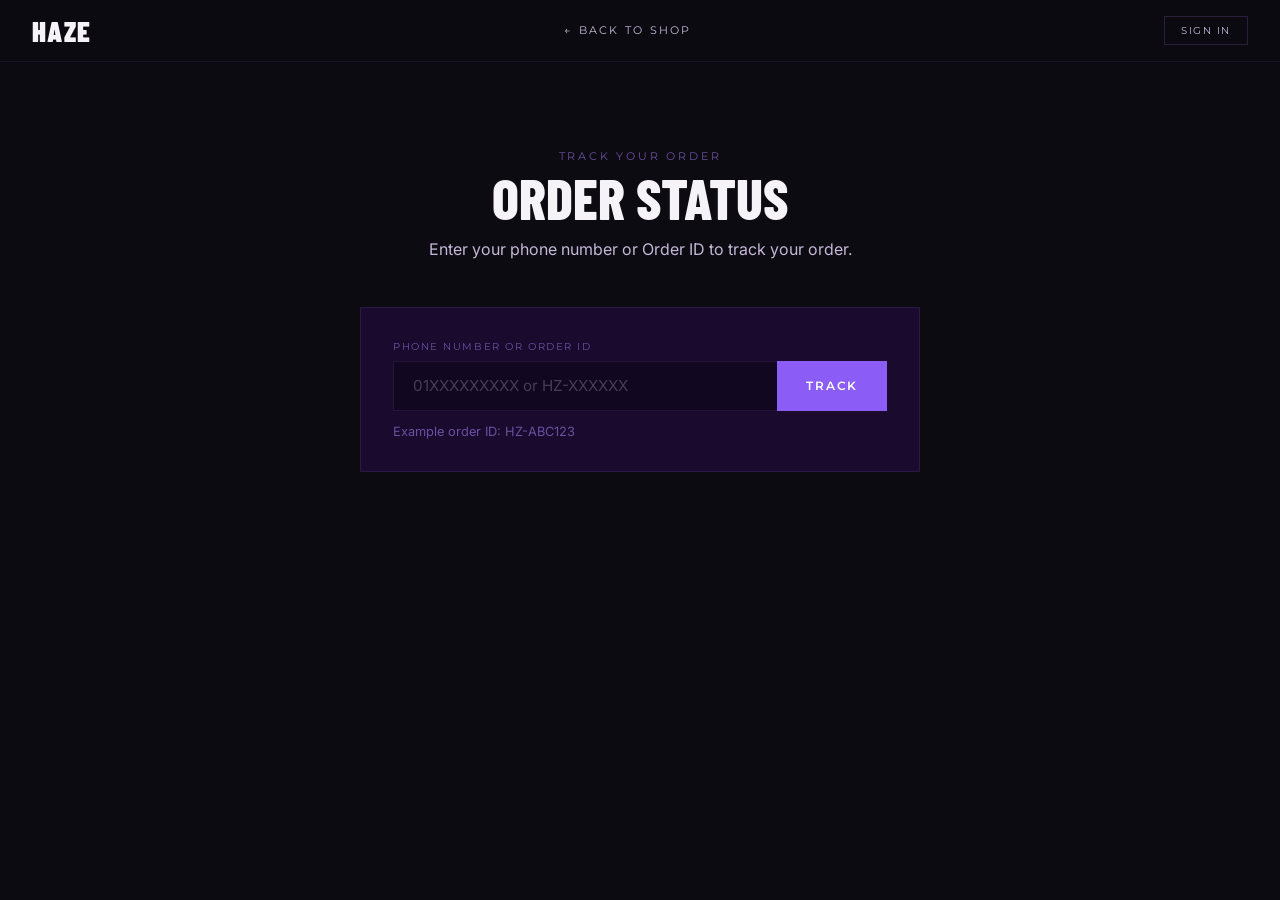
<file: account.html>
<!DOCTYPE html>
<html lang="en">
<head>
  <meta charset="UTF-8">
  <meta name="viewport" content="width=device-width, initial-scale=1.0">
  <title>Track Order — HAZE</title>
  <link rel="stylesheet" href="style.css?v=11">
  <link rel="icon" type="image/png" href="images/logo.png?v=3">
  <link rel="apple-touch-icon" href="images/logo.png?v=3">
  <link rel="apple-touch-icon" href="favicon.svg">
  <style>
    body { background: var(--void); padding-top: 80px; min-height: 100vh; }
    .track-wrapper { padding: 4rem 0 6rem; }
    .track-header { text-align: center; margin-bottom: 3rem; }
    .track-header h1 { font-family: var(--font-display); font-size: 3.5rem; font-weight: 800; text-transform: uppercase; }
    .track-header p { color: var(--ash); margin-top: 0.5rem; }

    .track-search {
      max-width: 560px; margin: 0 auto 3rem;
      background: var(--haze-purple);
      border: 1px solid rgba(107,79,160,0.2);
      padding: 2rem;
    }
    .track-search label { font-family: var(--font-label); font-size: 0.65rem; letter-spacing: 0.15em; text-transform: uppercase; color: var(--smoke); display: block; margin-bottom: 0.5rem; }
    .track-input-row { display: flex; gap: 0; }
    .track-input-row input {
      flex: 1; padding: 0.9rem 1.2rem;
      background: rgba(0,0,0,0.3); border: 1px solid rgba(107,79,160,0.2);
      border-right: none; color: var(--ghost);
      font-family: var(--font-body); font-size: 0.95rem; outline: none;
      transition: border-color 0.3s;
    }
    .track-input-row input:focus { border-color: var(--accent); }
    .track-input-row input::placeholder { color: rgba(196,184,216,0.3); }
    .track-btn {
      padding: 0.9rem 1.8rem; background: var(--accent); color: white;
      font-family: var(--font-label); font-size: 0.75rem; font-weight: 600;
      letter-spacing: 0.15em; text-transform: uppercase; border: none; cursor: pointer;
      transition: background 0.3s;
    }
    .track-btn:hover { background: #7c3aed; }
    .track-hint { font-size: 0.8rem; color: var(--smoke); margin-top: 0.8rem; }

    .orders-list { max-width: 760px; margin: 0 auto; }
    .order-card {
      background: var(--haze-purple);
      border: 1px solid rgba(107,79,160,0.15);
      margin-bottom: 1.5rem;
      overflow: hidden;
    }
    .order-card-header {
      display: flex; justify-content: space-between; align-items: center;
      padding: 1.2rem 1.5rem;
      border-bottom: 1px solid rgba(107,79,160,0.1);
      flex-wrap: wrap; gap: 0.8rem;
    }
    .order-id { font-family: var(--font-display); font-size: 1.2rem; font-weight: 700; letter-spacing: 0.05em; }
    .order-date { font-size: 0.8rem; color: var(--ash); }
    .order-total { font-family: var(--font-display); font-size: 1.1rem; font-weight: 700; color: var(--accent); }
    .status-badge {
      padding: 0.3rem 0.9rem; font-size: 0.65rem; font-weight: 600;
      letter-spacing: 0.15em; text-transform: uppercase; font-family: var(--font-label);
    }
    .status-pending { background: rgba(234,179,8,0.15); color: #eab308; border: 1px solid rgba(234,179,8,0.3); }
    .status-processing { background: rgba(59,130,246,0.15); color: #60a5fa; border: 1px solid rgba(59,130,246,0.3); }
    .status-shipped { background: rgba(139,92,246,0.15); color: #a78bfa; border: 1px solid rgba(139,92,246,0.3); }
    .status-delivered { background: rgba(34,197,94,0.15); color: #4ade80; border: 1px solid rgba(34,197,94,0.3); }
    .status-cancelled { background: rgba(239,68,68,0.15); color: #f87171; border: 1px solid rgba(239,68,68,0.3); }

    .order-items-row {
      display: flex; gap: 0.8rem; padding: 1.2rem 1.5rem; flex-wrap: wrap;
    }
    .order-item-thumb {
      width: 56px; height: 56px; object-fit: cover;
      border: 1px solid rgba(107,79,160,0.2);
    }
    .order-item-info { display: flex; flex-direction: column; justify-content: center; }
    .order-item-name { font-weight: 600; font-size: 0.85rem; }
    .order-item-meta { font-size: 0.75rem; color: var(--ash); }

    /* Status timeline */
    .status-timeline { padding: 1.2rem 1.5rem; border-top: 1px solid rgba(107,79,160,0.1); }
    .timeline-title { font-family: var(--font-label); font-size: 0.65rem; letter-spacing: 0.15em; text-transform: uppercase; color: var(--smoke); margin-bottom: 1rem; }
    .timeline-steps { display: flex; gap: 0; }
    .timeline-step { flex: 1; position: relative; text-align: center; }
    .timeline-step:not(:last-child)::after {
      content: ''; position: absolute; top: 11px; left: 50%;
      width: 100%; height: 2px; background: rgba(107,79,160,0.2); z-index: 0;
    }
    .timeline-step.done:not(:last-child)::after { background: var(--accent); }
    .timeline-dot {
      width: 22px; height: 22px; border-radius: 50%;
      border: 2px solid rgba(107,79,160,0.3);
      background: var(--void); margin: 0 auto 0.5rem;
      position: relative; z-index: 1;
      display: flex; align-items: center; justify-content: center;
      font-size: 0.6rem; transition: all 0.3s;
    }
    .timeline-step.done .timeline-dot { background: var(--accent); border-color: var(--accent); color: white; }
    .timeline-step.active .timeline-dot { border-color: var(--accent); box-shadow: 0 0 10px var(--accent-glow); }
    .timeline-label { font-size: 0.65rem; color: var(--ash); }
    .timeline-step.done .timeline-label, .timeline-step.active .timeline-label { color: var(--ghost); }

    .no-orders { text-align: center; padding: 4rem 2rem; color: var(--ash); }
    .no-orders h3 { font-family: var(--font-display); font-size: 1.5rem; text-transform: uppercase; margin-bottom: 0.5rem; color: var(--ghost); }
  </style>
  <!-- Meta Pixel -->
  <script>
  !function(f,b,e,v,n,t,s){if(f.fbq)return;n=f.fbq=function(){n.callMethod?
  n.callMethod.apply(n,arguments):n.queue.push(arguments)};
  if(!f._fbq)f._fbq=n;n.push=n;n.loaded=!0;n.version='2.0';
  n.queue=[];t=b.createElement(e);t.async=!0;
  t.src=v;s=b.getElementsByTagName(e)[0];
  s.parentNode.insertBefore(t,s)}(window, document,'script',
  'https://connect.facebook.net/en_US/fbevents.js');
  fbq('init', '1795375104968007');
  fbq('track', 'PageView');
  </script>
  <noscript><img height="1" width="1" style="display:none" src="https://www.facebook.com/tr?id=1795375104968007&ev=PageView&noscript=1"/></noscript>
  <!-- End Meta Pixel -->
</head>
<body>
  <nav class="navbar scrolled">
    <div class="container">
      <a href="index.html" class="nav-logo">HAZE</a>
      <div class="nav-links">
        <a href="index.html">← Back to Shop</a>
        <span id="nav-admin-link" style="display:none"><a href="admin.html" style="color:var(--accent)">Admin ⚡</a></span>
      </div>
      <div style="display:flex;align-items:center;gap:1rem">
        <!-- User Auth Button -->
        <div id="nav-user-area" style="position:relative">
          <!-- Shown when logged out -->
          <a href="auth.html" class="nav-auth-btn" id="nav-login-btn"
            style="font-family:var(--font-label);font-size:0.65rem;letter-spacing:0.15em;text-transform:uppercase;color:var(--ash);border:1px solid rgba(107,79,160,0.3);padding:0.45rem 1rem;transition:all 0.3s;display:inline-block">
            Sign In
          </a>
          <!-- Shown when logged in -->
          <div id="nav-user-btn" style="display:none;position:relative">
            <button onclick="toggleUserMenu()" style="font-family:var(--font-label);font-size:0.65rem;letter-spacing:0.1em;text-transform:uppercase;color:var(--ghost);border:1px solid rgba(107,79,160,0.3);padding:0.45rem 1rem;background:rgba(139,92,246,0.08);display:flex;align-items:center;gap:0.5rem;cursor:pointer">
              <span>👤</span><span id="nav-user-name">User</span><span style="font-size:0.5rem">▼</span>
            </button>
            <div id="user-dropdown" style="display:none;position:absolute;right:0;top:110%;background:var(--haze-purple);border:1px solid rgba(107,79,160,0.2);min-width:160px;z-index:999;padding:0.5rem 0">
              <div style="padding:0.5rem 1rem;font-size:0.75rem;color:var(--smoke);border-bottom:1px solid rgba(107,79,160,0.1)" id="nav-user-email"></div>
              <a href="account.html" style="display:block;padding:0.6rem 1rem;font-size:0.8rem;color:var(--ash);transition:background 0.2s" onmouseover="this.style.background='rgba(139,92,246,0.1)'" onmouseout="this.style.background=''">📦 My Orders</a>
              <div id="nav-admin-menu" style="display:none"><a href="admin.html" style="display:block;padding:0.6rem 1rem;font-size:0.8rem;color:var(--accent);transition:background 0.2s" onmouseover="this.style.background='rgba(139,92,246,0.1)'" onmouseout="this.style.background=''">⚡ Admin Panel</a></div>
              <div style="border-top:1px solid rgba(107,79,160,0.1);margin-top:0.3rem;padding-top:0.3rem">
                <button onclick="handleLogout()" style="width:100%;text-align:left;padding:0.6rem 1rem;font-size:0.8rem;color:#f87171;cursor:pointer;transition:background 0.2s" onmouseover="this.style.background='rgba(239,68,68,0.05)'" onmouseout="this.style.background=''">🚪 Sign Out</button>
              </div>
            </div>
          </div>
        </div>
      </div>
    </div>
  </nav>

  <div class="track-wrapper">
    <div class="container">
      <div class="track-header" id="page-header">
        <span class="section-label" id="page-label">Track Your Order</span>
        <h1 id="page-title">Order Status</h1>
        <p id="page-desc">Enter your phone number or Order ID to track your order.</p>
      </div>

      <div class="track-search" id="track-search-box">
        <label>Phone Number or Order ID</label>
        <div class="track-input-row">
          <input type="text" id="track-input" placeholder="01XXXXXXXXX or HZ-XXXXXX">
          <button class="track-btn" id="track-btn">Track</button>
        </div>
        <div class="track-hint">Example order ID: HZ-ABC123</div>
      </div>

      <div class="orders-list" id="orders-list" style="display:none"></div>
      <div id="no-orders" class="no-orders" style="display:none">
        <h3>No Orders Found</h3>
        <p>We couldn't find any orders matching your search.</p>
      </div>
    </div>
  </div>

  <script src="data.js?v=11"></script>
  <script>
    const STATUS_STEPS = ['pending','processing','shipped','delivered'];
    const STATUS_LABELS = { pending:'Ordered', processing:'Processing', shipped:'Shipped', delivered:'Delivered', cancelled:'Cancelled' };

    // ── USER AUTH NAV ────────────────────────────────────
    function toggleUserMenu() {
      const dd = document.getElementById('user-dropdown');
      dd.style.display = dd.style.display === 'none' ? 'block' : 'none';
    }
    document.addEventListener('click', (e) => {
      if (!document.getElementById('nav-user-area').contains(e.target)) {
        const dd = document.getElementById('user-dropdown');
        if (dd) dd.style.display = 'none';
      }
    });
    function handleLogout() {
      HazeDB.logoutUser();
      window.location.reload();
    }

    function statusBadge(status) {
      return `<span class="status-badge status-${status}">${STATUS_LABELS[status] || status}</span>`;
    }

    function renderTimeline(order) {
      if (order.status === 'cancelled') {
        return `<div class="status-timeline"><div class="timeline-title">Status</div><span class="status-badge status-cancelled">Cancelled</span></div>`;
      }
      const currentIdx = STATUS_STEPS.indexOf(order.status);
      return `
        <div class="status-timeline">
          <div class="timeline-title">Delivery Progress</div>
          <div class="timeline-steps">
            ${STATUS_STEPS.map((step, i) => {
              const isDone = i < currentIdx;
              const isActive = i === currentIdx;
              return `
                <div class="timeline-step ${isDone ? 'done' : ''} ${isActive ? 'active' : ''}">
                  <div class="timeline-dot">${isDone ? '✓' : ''}</div>
                  <div class="timeline-label">${STATUS_LABELS[step]}</div>
                </div>`;
            }).join('')}
          </div>
        </div>`;
    }

    function renderOrders(orders) {
      const list = document.getElementById('orders-list');
      const none = document.getElementById('no-orders');
      if (!orders || orders.length === 0) {
        list.style.display = 'none'; none.style.display = 'block'; return;
      }
      none.style.display = 'none'; list.style.display = 'block';
      list.innerHTML = orders.map(order => `
        <div class="order-card">
          <div class="order-card-header">
            <div>
              <div class="order-id">${order.orderId}</div>
              <div class="order-date">${new Date(order.createdAt).toLocaleDateString('en-GB', {day:'numeric',month:'short',year:'numeric'})}</div>
            </div>
            <div style="display:flex;align-items:center;gap:1rem;flex-wrap:wrap">
              ${statusBadge(order.status)}
              <div class="order-total">৳ ${order.total.toLocaleString()}</div>
            </div>
          </div>
          <div class="order-items-row">
            ${order.items.map(item => `
              <div style="display:flex;align-items:center;gap:0.8rem;margin-bottom:0.4rem">
                <img class="order-item-thumb" src="${item.image}" alt="${item.name}">
                <div class="order-item-info">
                  <div class="order-item-name">${item.name}</div>
                  <div class="order-item-meta">Size: ${item.size} × ${item.qty} — ৳ ${(item.price*item.qty).toLocaleString()}</div>
                </div>
              </div>
            `).join('')}
          </div>
          ${renderTimeline(order)}
          <div style="padding:0.8rem 1.5rem;border-top:1px solid rgba(107,79,160,0.1);font-size:0.8rem;color:var(--ash)">
            📍 ${order.customer.address}, ${order.customer.city}, ${order.customer.district}
            &nbsp;|&nbsp; 📞 ${order.customer.phone}
          </div>
        </div>
      `).join('');
    }

    document.getElementById('track-btn').addEventListener('click', async () => {
      const val = document.getElementById('track-input').value.trim();
      if (!val) return;
      let found;
      if (val.toUpperCase().startsWith('HZ-')) {
        const o = await HazeDB.getOrder(val.toUpperCase());
        found = o ? [o] : [];
      } else {
        found = await HazeDB.getOrdersByPhone(val);
      }
      renderOrders(found);
    });

    document.getElementById('track-input').addEventListener('keydown', e => {
      if (e.key === 'Enter') document.getElementById('track-btn').click();
    });

    // INIT PAGE
    (async function initAccountPage() {
      const user = HazeDB.getCurrentUser();
      
      // Init Nav
      if (user) {
        document.getElementById('nav-login-btn').style.display = 'none';
        document.getElementById('nav-user-btn').style.display = 'block';
        document.getElementById('nav-user-name').textContent = user.name.split(' ')[0];
        document.getElementById('nav-user-email').textContent = user.email;
        if (HazeDB.isCurrentUserAdmin()) {
          document.getElementById('nav-admin-menu').style.display = 'block';
          document.getElementById('nav-admin-link').style.display = 'inline';
        }
      }

      // Check URL params first
      const params = new URLSearchParams(window.location.search);
      const searchOrder = params.get('order');

      if (user) {
        // User logged in view
        document.getElementById('page-label').textContent = 'Dashboard';
        document.getElementById('page-title').textContent = 'My Orders';
        document.getElementById('page-desc').textContent = `Welcome back, ${user.name}. Here are your recent orders.`;
        document.getElementById('track-search-box').style.display = 'none';
        
        const orders = await HazeDB.getOrdersByEmail(user.email);
        
        if (searchOrder) {
          // highlight specific order?
          document.getElementById('track-search-box').style.display = 'block';
          document.getElementById('track-input').value = searchOrder;
          document.getElementById('track-btn').click();
        } else {
          renderOrders(orders);
        }
      } else {
        // Guest view
        if (searchOrder) {
          document.getElementById('track-input').value = searchOrder;
          document.getElementById('track-btn').click();
        }
      }
    })();
  </script>
</body>
</html>
</file>
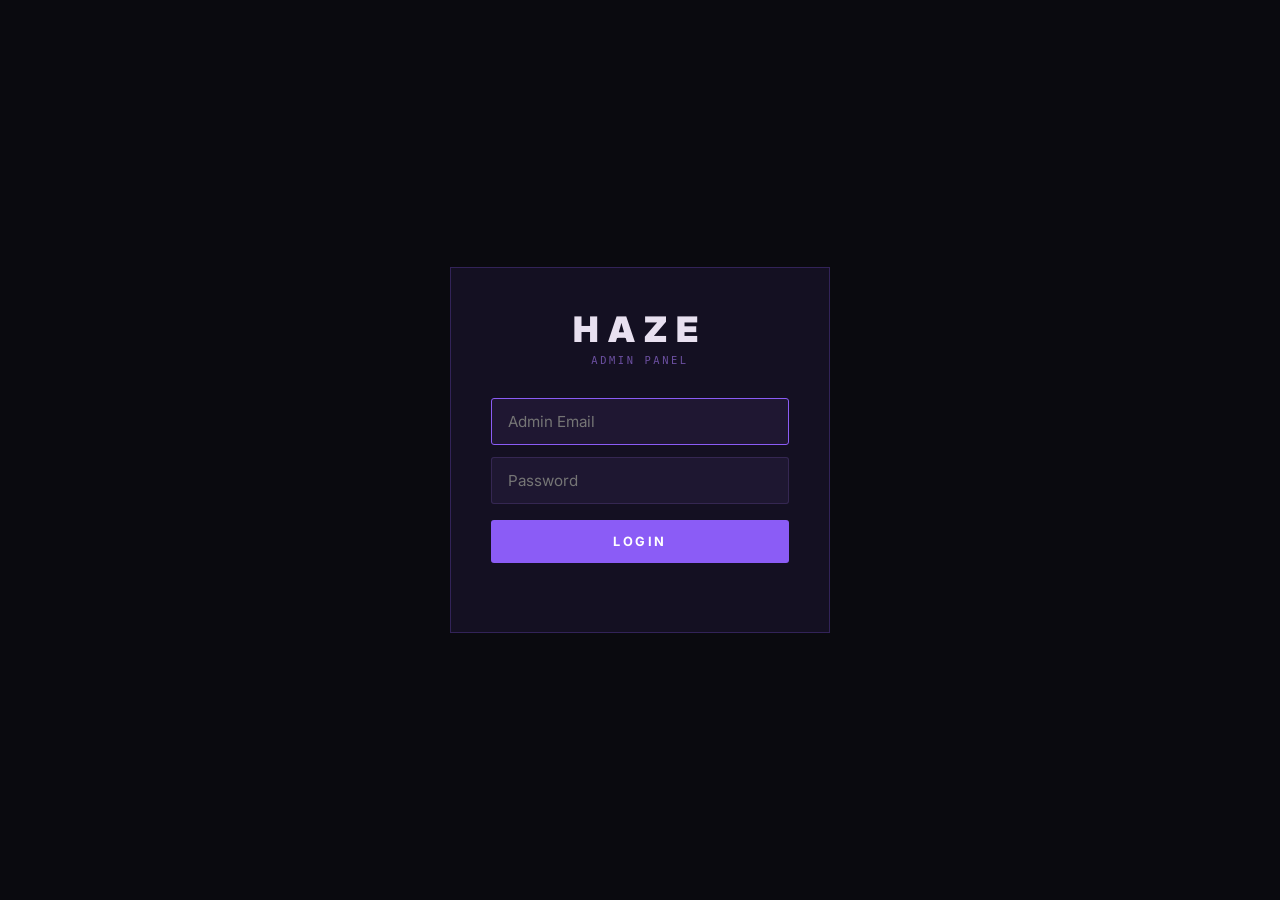
<file: admin.html>
<!DOCTYPE html>
<html lang="en">
<head>
  <meta charset="UTF-8">
  <meta name="viewport" content="width=device-width, initial-scale=1.0">
  <title>Admin — HAZE</title>
  <link rel="stylesheet" href="admin.css?v=11">
  <link rel="icon" href="data:image/svg+xml,<svg xmlns='http://www.w3.org/2000/svg' viewBox='0 0 100 100'><text y='85' font-size='80'>⚙️</text></svg>">
  <style>
    #gate-screen{position:fixed;inset:0;background:#0a0a0f;display:flex;align-items:center;justify-content:center;z-index:9999}
    .gate-box{background:rgba(139,92,246,.08);border:1px solid rgba(139,92,246,.25);padding:2.5rem;width:100%;max-width:380px;text-align:center}
    .gate-logo{font-size:2.2rem;font-weight:900;letter-spacing:.25em;color:#e8e0f0;margin-bottom:.25rem}
    .gate-sub{font-size:.65rem;letter-spacing:.25em;text-transform:uppercase;color:#6b4fa0;margin-bottom:2rem;font-family:monospace}
    .gate-box input{width:100%;padding:.8rem 1rem;background:rgba(107,79,160,.12);border:1px solid rgba(107,79,160,.3);color:#e8e0f0;font-size:.95rem;margin-bottom:.75rem;box-sizing:border-box;outline:none;border-radius:3px}
    .gate-box input:focus{border-color:#8b5cf6}
    .gate-box button{width:100%;padding:.9rem;background:#8b5cf6;color:#fff;border:none;font-size:.8rem;font-weight:700;letter-spacing:.2em;text-transform:uppercase;cursor:pointer;border-radius:3px;margin-top:.25rem}
    .gate-box button:hover{background:#7c3aed}
    .gate-box button:disabled{opacity:.5;cursor:not-allowed}
    #gate-error{margin-top:.8rem;font-size:.8rem;color:#f87171;min-height:1.2em}
  </style>
</head>
<body>

<!-- GATE -->
<div id="gate-screen">
  <div class="gate-box">
    <div class="gate-logo">HAZE</div>
    <div class="gate-sub">Admin Panel</div>
    <input type="email" id="gate-email" placeholder="Admin Email" autocomplete="username">
    <input type="password" id="gate-pass" placeholder="Password" autocomplete="current-password">
    <button id="gate-btn">Login</button>
    <div id="gate-error"></div>
  </div>
</div>

<!-- ADMIN APP -->
<div id="admin-app" style="display:none">
  <div class="admin-layout">
    <aside class="admin-sidebar">
      <div class="sidebar-logo">HAZE<span>Admin</span></div>
      <nav class="sidebar-nav">
        <div class="sidebar-section-label">Main</div>
        <div class="sidebar-link active" data-page="dashboard"><span class="link-icon">📊</span> Dashboard</div>
        <div class="sidebar-section-label">Store</div>
        <div class="sidebar-link" data-page="orders"><span class="link-icon">📦</span> Orders<span id="sidebar-pending-count" style="margin-left:auto;background:var(--accent);color:white;border-radius:10px;padding:.1rem .5rem;font-size:.65rem;display:none"></span></div>
        <div class="sidebar-link" data-page="products"><span class="link-icon">👕</span> Products</div>
        <div class="sidebar-section-label">Customize</div>
        <div class="sidebar-link" data-page="content"><span class="link-icon">🎨</span> Website Content</div>
        <div class="sidebar-link" data-page="coupons"><span class="link-icon">🏷️</span> Coupons</div>
        <div class="sidebar-link" data-page="settings"><span class="link-icon">⚙️</span> Settings</div>
        <div class="sidebar-link" onclick="window.open('index.html','_blank')"><span class="link-icon">🌐</span> View Store</div>
      </nav>
      <div class="sidebar-footer">
        <div class="sidebar-store-info" id="sidebar-store-info">HAZE</div>
        <button class="sidebar-logout" id="logout-btn">Logout</button>
      </div>
    </aside>
    <main class="admin-main">
      <div class="admin-header">
        <div class="admin-header-title" id="page-title">Dashboard</div>
        <div class="admin-header-actions"><span style="font-size:.8rem;color:var(--ash)" id="header-time"></span></div>
      </div>
      <div class="admin-content" id="admin-content"></div>
    </main>
  </div>
</div>
<div class="admin-toast" id="admin-toast"></div>

<script src="data.js?v=15"></script>
<script src="admin.js?v=16"></script>
<script>
(function(){
  var ADMIN_EM = 'wearhaze.com@gmail.com';

  function isLoggedIn(){
    if(localStorage.getItem('haze_admin_auth')==='true') return true;
    if(sessionStorage.getItem('haze_admin_auth')==='true') return true;
    try{
      var u=JSON.parse(localStorage.getItem('haze_user')||sessionStorage.getItem('haze_user')||'null');
      if(u&&(u.role==='admin'||(u.email||'').toLowerCase()===ADMIN_EM)) return true;
    }catch(e){}
    return false;
  }
  function markLoggedIn(user){
    localStorage.setItem('haze_admin_auth','true');
    sessionStorage.setItem('haze_admin_auth','true');
    if(user){var s=JSON.stringify(user);localStorage.setItem('haze_user',s);sessionStorage.setItem('haze_user',s);}
  }
  function doLogout(){
    localStorage.removeItem('haze_admin_auth');localStorage.removeItem('haze_user');
    sessionStorage.removeItem('haze_admin_auth');sessionStorage.removeItem('haze_user');
    document.getElementById('admin-app').style.display='none';
    document.getElementById('gate-screen').style.display='flex';
    document.getElementById('gate-pass').value='';
    document.getElementById('gate-email').value='';
    document.getElementById('gate-error').textContent='';
  }
  function bootApp(){
    document.getElementById('gate-screen').style.display='none';
    document.getElementById('admin-app').style.display='block';
    if(typeof navigateTo==='function'){
      navigateTo('dashboard').catch(function(e){console.error('Dashboard error:',e);});
    } else {
      document.getElementById('admin-content').innerHTML='<div style="padding:3rem;text-align:center;color:#f87171">admin.js load error. Hard refresh (Ctrl+Shift+R).</div>';
    }
    if(typeof HazeDB!=='undefined'){
      HazeDB.getSettings().then(function(s){if(s&&s.storeName)document.getElementById('sidebar-store-info').textContent=s.storeName;}).catch(function(){});
      if(typeof updatePendingBadge==='function') updatePendingBadge().catch(function(){});
    }
  }

  // Sidebar nav
  document.querySelectorAll('.sidebar-link[data-page]').forEach(function(link){
    link.addEventListener('click',function(){navigateTo(link.dataset.page);});
  });
  document.getElementById('logout-btn').addEventListener('click',doLogout);

  // Login
  document.getElementById('gate-btn').addEventListener('click',function(){
    var email=(document.getElementById('gate-email').value||'').trim().toLowerCase();
    var pass=(document.getElementById('gate-pass').value||'').trim();
    var errEl=document.getElementById('gate-error');
    var btn=document.getElementById('gate-btn');
    errEl.textContent='';
    if(!email||!pass){errEl.textContent='Email ও Password দিন।';return;}
    btn.disabled=true;btn.textContent='Logging in...';
    HazeDB.loginUser(email,pass).then(function(res){
      if(res&&res.ok){markLoggedIn(res.user);bootApp();return;}
      if(email===ADMIN_EM||email.indexOf('admin')>=0){markLoggedIn({name:'Admin',email:email,role:'admin'});bootApp();return;}
      errEl.textContent=(res&&res.error)||'Login failed.';
      btn.disabled=false;btn.textContent='Login';
    }).catch(function(){
      if(email===ADMIN_EM||email.indexOf('admin')>=0){markLoggedIn({name:'Admin',email:email,role:'admin'});bootApp();return;}
      errEl.textContent='Network error.';
      btn.disabled=false;btn.textContent='Login';
    });
  });

  document.getElementById('gate-pass').addEventListener('keydown',function(e){if(e.key==='Enter')document.getElementById('gate-btn').click();});
  document.getElementById('gate-email').addEventListener('keydown',function(e){if(e.key==='Enter')document.getElementById('gate-pass').focus();});

  // Auto-login
  if(isLoggedIn()){bootApp();}else{document.getElementById('gate-email').focus();}
})();
</script>
</body>
</html>
</file>
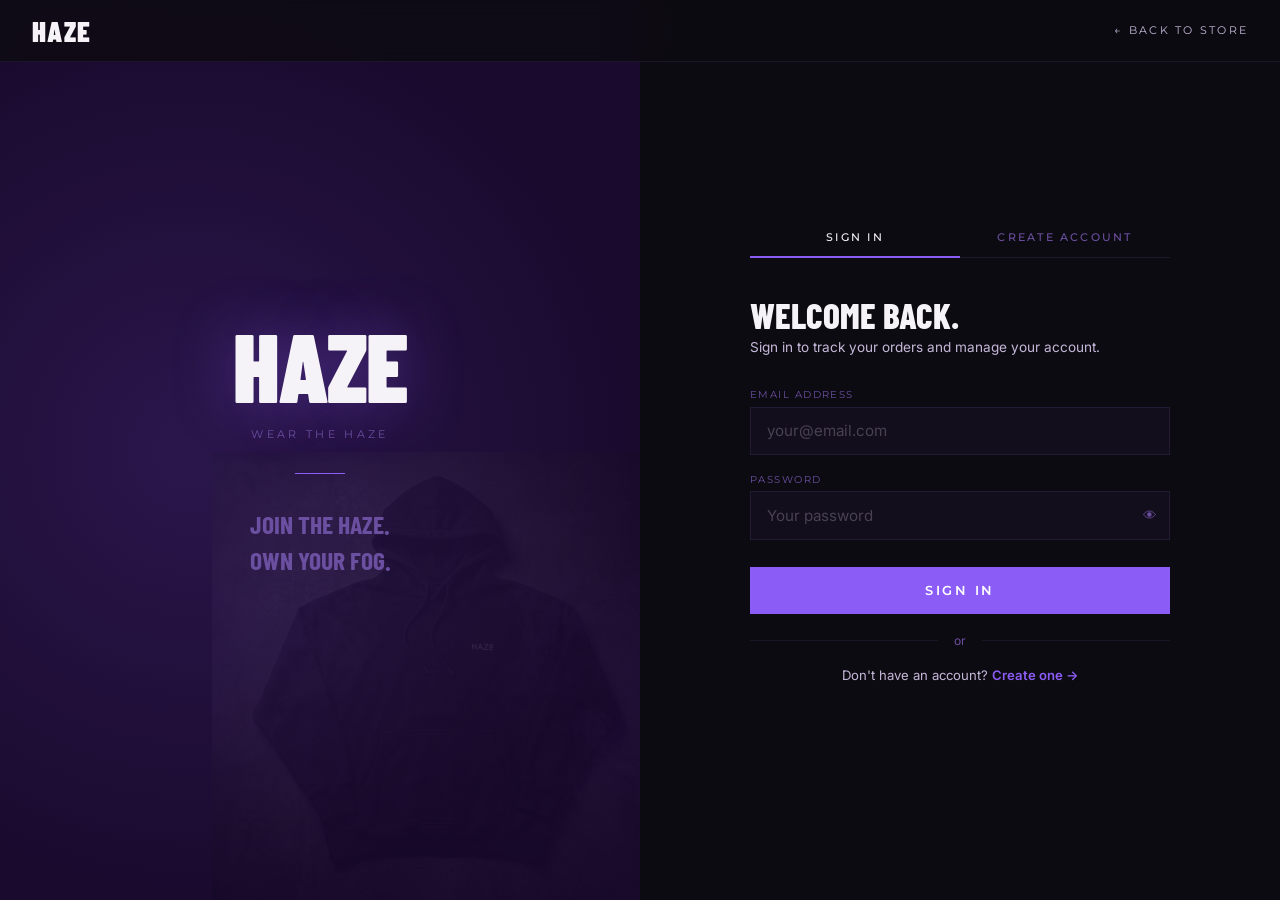
<file: auth.html>
<!DOCTYPE html>
<html lang="en">
<head>
  <meta charset="UTF-8">
  <meta name="viewport" content="width=device-width, initial-scale=1.0">
  <title>Sign In / Sign Up — HAZE</title>
  <meta name="description" content="Join HAZE — Sign in or create an account to track your orders and get early access.">
  <link rel="stylesheet" href="style.css?v=11">
  <link rel="icon" type="image/png" href="images/logo.png?v=3">
  <link rel="apple-touch-icon" href="images/logo.png?v=3">
  <link rel="apple-touch-icon" href="favicon.svg">
  <style>
    body { background: var(--void); min-height: 100vh; display: flex; flex-direction: column; }

    /* Page Layout */
    .auth-page {
      flex: 1; display: grid;
      grid-template-columns: 1fr 1fr;
      min-height: 100vh;
    }

    /* Left: Brand Panel */
    .auth-brand {
      background: var(--haze-purple);
      display: flex; flex-direction: column;
      justify-content: center; align-items: center;
      padding: 4rem; position: relative; overflow: hidden;
    }
    .auth-brand::before {
      content: '';
      position: absolute; inset: 0;
      background: radial-gradient(ellipse at 30% 50%, rgba(139,92,246,0.15) 0%, transparent 70%);
    }
    .auth-brand-logo {
      font-family: var(--font-display);
      font-size: 6rem; font-weight: 900;
      text-transform: uppercase; line-height: 0.9;
      letter-spacing: -0.02em;
      text-shadow: 0 0 60px var(--accent-glow);
      position: relative; z-index: 1;
    }
    .auth-brand-tagline {
      font-family: var(--font-label);
      font-size: 0.7rem; letter-spacing: 0.3em;
      text-transform: uppercase; color: var(--smoke);
      margin-top: 1.2rem; position: relative; z-index: 1;
    }
    .auth-brand-divider {
      width: 50px; height: 1px; background: var(--accent);
      margin: 2rem 0; position: relative; z-index: 1;
    }
    .auth-brand-copy {
      font-family: var(--font-display);
      font-size: 1.6rem; font-weight: 700;
      text-transform: uppercase; color: var(--smoke);
      text-align: center; line-height: 1.4;
      position: relative; z-index: 1;
    }
    .auth-brand-img {
      position: absolute; bottom: 0; right: -20px; opacity: 0.12;
      width: 70%; pointer-events: none;
    }
    .auth-brand-back {
      position: absolute; top: 2rem; left: 2rem;
      font-family: var(--font-label); font-size: 0.65rem;
      letter-spacing: 0.15em; text-transform: uppercase;
      color: var(--smoke); transition: color 0.3s;
      z-index: 2;
    }
    .auth-brand-back:hover { color: var(--ghost); }

    /* Right: Form Panel */
    .auth-form-panel {
      display: flex; align-items: center; justify-content: center;
      padding: 4rem 3rem;
    }
    .auth-form-box { width: 100%; max-width: 420px; }

    /* Tabs */
    .auth-tabs {
      display: flex; gap: 0; margin-bottom: 2.5rem;
      border-bottom: 1px solid rgba(107,79,160,0.2);
    }
    .auth-tab {
      flex: 1; padding: 0.8rem; text-align: center;
      font-family: var(--font-label); font-size: 0.7rem;
      font-weight: 500; letter-spacing: 0.2em; text-transform: uppercase;
      color: var(--smoke); cursor: pointer; transition: all 0.3s;
      border-bottom: 2px solid transparent; margin-bottom: -1px;
    }
    .auth-tab.active { color: var(--ghost); border-bottom-color: var(--accent); }
    .auth-tab:hover:not(.active) { color: var(--ash); }

    /* Form */
    .auth-form { display: none; flex-direction: column; gap: 1.2rem; }
    .auth-form.active { display: flex; }

    .auth-form-title {
      font-family: var(--font-display);
      font-size: 2.2rem; font-weight: 800; text-transform: uppercase;
      margin-bottom: 0.2rem; line-height: 1;
    }
    .auth-form-sub {
      font-size: 0.85rem; color: var(--ash); margin-bottom: 0.8rem; line-height: 1.5;
    }

    .field-group { display: flex; flex-direction: column; gap: 0.4rem; }
    .field-group label {
      font-family: var(--font-label); font-size: 0.6rem;
      letter-spacing: 0.15em; text-transform: uppercase; color: var(--smoke);
    }
    .field-group input {
      padding: 0.85rem 1rem;
      background: rgba(107,79,160,0.06);
      border: 1px solid rgba(107,79,160,0.2);
      color: var(--ghost); font-family: var(--font-body);
      font-size: 0.95rem; outline: none; transition: all 0.3s;
    }
    .field-group input:focus {
      border-color: var(--accent);
      background: rgba(139,92,246,0.06);
      box-shadow: 0 0 0 3px rgba(139,92,246,0.1);
    }
    .field-group input::placeholder { color: rgba(196,184,216,0.3); }

    .auth-submit-btn {
      width: 100%; padding: 1rem;
      background: var(--accent); color: white;
      font-family: var(--font-label); font-size: 0.8rem;
      font-weight: 600; letter-spacing: 0.2em; text-transform: uppercase;
      border: none; cursor: pointer; transition: all 0.3s;
      margin-top: 0.5rem;
    }
    .auth-submit-btn:hover { background: #7c3aed; box-shadow: 0 0 30px var(--accent-glow); }
    .auth-submit-btn:disabled { opacity: 0.5; cursor: not-allowed; }

    .auth-error {
      background: rgba(239,68,68,0.1); border: 1px solid rgba(239,68,68,0.2);
      color: #f87171; font-size: 0.82rem; padding: 0.7rem 1rem;
      display: none;
    }
    .auth-success {
      background: rgba(74,222,128,0.1); border: 1px solid rgba(74,222,128,0.2);
      color: #4ade80; font-size: 0.82rem; padding: 0.7rem 1rem;
      display: none;
    }

    .auth-divider {
      display: flex; align-items: center; gap: 1rem;
      font-size: 0.75rem; color: var(--smoke);
    }
    .auth-divider::before, .auth-divider::after {
      content: ''; flex: 1; height: 1px; background: rgba(107,79,160,0.15);
    }

    .auth-admin-note {
      background: rgba(139,92,246,0.08);
      border: 1px solid rgba(139,92,246,0.2);
      padding: 0.8rem 1rem; font-size: 0.8rem; color: var(--ash);
      display: none; align-items: center; gap: 0.6rem;
    }
    .auth-admin-note.show { display: flex; }

    /* Password toggle */
    .field-group .pass-wrap { position: relative; }
    .field-group .pass-wrap input { width: 100%; padding-right: 3rem; }
    .pass-toggle {
      position: absolute; right: 0.8rem; top: 50%; transform: translateY(-50%);
      color: var(--smoke); cursor: pointer; font-size: 0.85rem; transition: color 0.2s;
      user-select: none;
    }
    .pass-toggle:hover { color: var(--ash); }

    /* Mobile */
    @media (max-width: 768px) {
      .auth-page { grid-template-columns: 1fr; }
      .auth-brand { display: none; }
      .auth-form-panel { padding: 2rem 1.5rem; padding-top: 5rem; }
    }
  </style>
  <!-- Meta Pixel -->
  <script>
  !function(f,b,e,v,n,t,s){if(f.fbq)return;n=f.fbq=function(){n.callMethod?
  n.callMethod.apply(n,arguments):n.queue.push(arguments)};
  if(!f._fbq)f._fbq=n;n.push=n;n.loaded=!0;n.version='2.0';
  n.queue=[];t=b.createElement(e);t.async=!0;
  t.src=v;s=b.getElementsByTagName(e)[0];
  s.parentNode.insertBefore(t,s)}(window, document,'script',
  'https://connect.facebook.net/en_US/fbevents.js');
  fbq('init', '1795375104968007');
  fbq('track', 'PageView');
  </script>
  <noscript><img height="1" width="1" style="display:none" src="https://www.facebook.com/tr?id=1795375104968007&ev=PageView&noscript=1"/></noscript>
  <!-- End Meta Pixel -->
</head>
<body>

  <!-- TOP NAV -->
  <nav class="navbar scrolled" style="position:fixed">
    <div class="container">
      <a href="index.html" class="nav-logo">HAZE</a>
      <div class="nav-links">
        <a href="index.html">← Back to Store</a>
      </div>
    </div>
  </nav>

  <div class="auth-page" style="padding-top:0">

    <!-- LEFT BRAND PANEL -->
    <div class="auth-brand">
      <a href="index.html" class="auth-brand-back">← Back to Store</a>
      <div class="auth-brand-logo">HAZE</div>
      <div class="auth-brand-tagline">Wear the Haze</div>
      <div class="auth-brand-divider"></div>
      <div class="auth-brand-copy">
        Join the haze.<br>
        Own your fog.
      </div>
      <img class="auth-brand-img" src="images/product-hoodie.png" alt="HAZE Product">
    </div>

    <!-- RIGHT FORM PANEL -->
    <div class="auth-form-panel">
      <div class="auth-form-box">

        <!-- TABS -->
        <div class="auth-tabs">
          <div class="auth-tab active" id="tab-signin" onclick="switchTab('signin')">Sign In</div>
          <div class="auth-tab" id="tab-signup" onclick="switchTab('signup')">Create Account</div>
        </div>

        <!-- SIGN IN FORM -->
        <form class="auth-form active" id="form-signin" onsubmit="handleSignIn(event)">
          <div>
            <div class="auth-form-title">Welcome back.</div>
            <div class="auth-form-sub">Sign in to track your orders and manage your account.</div>
          </div>

          <div id="signin-admin-note" class="auth-admin-note">
            <span>⚡</span>
            <span>Admin email detected — you'll have full admin access.</span>
          </div>

          <div class="auth-error" id="signin-error"></div>
          <div class="auth-success" id="signin-success"></div>

          <div class="field-group">
            <label>Email Address</label>
            <input type="email" id="si-email" placeholder="your@email.com" required autocomplete="email">
          </div>
          <div class="field-group">
            <label>Password</label>
            <div class="pass-wrap">
              <input type="password" id="si-pass" placeholder="Your password" required autocomplete="current-password">
              <span class="pass-toggle" onclick="togglePass('si-pass',this)">👁</span>
            </div>
          </div>
          <button type="submit" class="auth-submit-btn" id="si-btn">Sign In</button>
          <div class="auth-divider">or</div>
          <div style="text-align:center;font-size:0.82rem;color:var(--ash)">
            Don't have an account?
            <span style="color:var(--accent);cursor:pointer;font-weight:600" onclick="switchTab('signup')">Create one →</span>
          </div>
        </form>

        <!-- SIGN UP FORM -->
        <form class="auth-form" id="form-signup" onsubmit="handleSignUp(event)">
          <div>
            <div class="auth-form-title">Join HAZE.</div>
            <div class="auth-form-sub">Create your account and get early access to new drops.</div>
          </div>

          <div id="signup-admin-note" class="auth-admin-note">
            <span>⚡</span>
            <span>This email will be registered as the admin account.</span>
          </div>

          <div class="auth-error" id="signup-error"></div>
          <div class="auth-success" id="signup-success"></div>

          <div class="field-group">
            <label>Full Name</label>
            <input type="text" id="su-name" placeholder="Your name" required autocomplete="name">
          </div>
          <div class="field-group">
            <label>Email Address</label>
            <input type="email" id="su-email" placeholder="your@email.com" required autocomplete="email">
          </div>
          <div class="field-group">
            <label>Password</label>
            <div class="pass-wrap">
              <input type="password" id="su-pass" placeholder="Minimum 6 characters" required autocomplete="new-password" minlength="6">
              <span class="pass-toggle" onclick="togglePass('su-pass',this)">👁</span>
            </div>
          </div>
          <div class="field-group">
            <label>Confirm Password</label>
            <div class="pass-wrap">
              <input type="password" id="su-pass2" placeholder="Repeat password" required autocomplete="new-password">
              <span class="pass-toggle" onclick="togglePass('su-pass2',this)">👁</span>
            </div>
          </div>
          <button type="submit" class="auth-submit-btn" id="su-btn">Create Account</button>
          <div style="text-align:center;font-size:0.75rem;color:var(--smoke)">
            By signing up you agree to our terms of use.
          </div>
          <div class="auth-divider">or</div>
          <div style="text-align:center;font-size:0.82rem;color:var(--ash)">
            Already have an account?
            <span style="color:var(--accent);cursor:pointer;font-weight:600" onclick="switchTab('signin')">Sign in →</span>
          </div>
        </form>

      </div>
    </div>
  </div>

  <script src="data.js?v=11"></script>
  <script>
    // If already logged in, redirect
    document.addEventListener('DOMContentLoaded', () => {
      const user = HazeDB.getCurrentUser();
      if (user) {
        const redirect = new URLSearchParams(window.location.search).get('redirect') || 'index.html';
        window.location.href = redirect;
      }

      // Tab from URL param
      const tab = new URLSearchParams(window.location.search).get('tab');
      if (tab === 'signup') switchTab('signup');
    });

    function switchTab(tab) {
      document.getElementById('tab-signin').classList.toggle('active', tab === 'signin');
      document.getElementById('tab-signup').classList.toggle('active', tab === 'signup');
      document.getElementById('form-signin').classList.toggle('active', tab === 'signin');
      document.getElementById('form-signup').classList.toggle('active', tab === 'signup');
      clearErrors();
    }

    function clearErrors() {
      ['signin-error','signin-success','signup-error','signup-success'].forEach(id => {
        const el = document.getElementById(id);
        el.style.display = 'none'; el.textContent = '';
      });
    }

    function showError(id, msg) {
      const el = document.getElementById(id);
      el.textContent = msg; el.style.display = 'block';
    }
    function showSuccess(id, msg) {
      const el = document.getElementById(id);
      el.textContent = msg; el.style.display = 'block';
    }

    function togglePass(inputId, btn) {
      const input = document.getElementById(inputId);
      if (input.type === 'password') { input.type = 'text'; btn.textContent = '🙈'; }
      else { input.type = 'password'; btn.textContent = '👁'; }
    }

    // Admin note on email input
    document.getElementById('si-email').addEventListener('input', function() {
      const isAdmin = this.value.trim().toLowerCase() === HazeDB.ADMIN_EMAIL.toLowerCase();
      document.getElementById('signin-admin-note').classList.toggle('show', isAdmin);
    });
    document.getElementById('su-email').addEventListener('input', function() {
      const isAdmin = this.value.trim().toLowerCase() === HazeDB.ADMIN_EMAIL.toLowerCase();
      document.getElementById('signup-admin-note').classList.toggle('show', isAdmin);
    });

    async function handleSignIn(e) {
      e.preventDefault();
      clearErrors();
      const email = document.getElementById('si-email').value;
      const pass = document.getElementById('si-pass').value;
      const btn = document.getElementById('si-btn');

      btn.disabled = true; btn.textContent = 'Signing in...';

      const result = await HazeDB.loginUser(email, pass);
      if (result && result.ok) {
        showSuccess('signin-success', '✓ Signed in! Redirecting...');
        setTimeout(() => {
          const redirect = new URLSearchParams(window.location.search).get('redirect');
          if (result.user.role === 'admin') {
            window.location.href = redirect || 'admin.html';
          } else {
            window.location.href = redirect || 'index.html';
          }
        }, 800);
      } else {
        showError('signin-error', result ? result.error : 'Network error');
        btn.disabled = false; btn.textContent = 'Sign In';
      }
    }

    async function handleSignUp(e) {
      e.preventDefault();
      clearErrors();
      const name = document.getElementById('su-name').value;
      const email = document.getElementById('su-email').value;
      const pass = document.getElementById('su-pass').value;
      const pass2 = document.getElementById('su-pass2').value;
      const btn = document.getElementById('su-btn');

      if (pass !== pass2) { showError('signup-error', 'Passwords do not match.'); return; }
      if (pass.length < 6) { showError('signup-error', 'Password must be at least 6 characters.'); return; }

      btn.disabled = true; btn.textContent = 'Creating account...';

      const result = await HazeDB.registerUser(name, email, pass);
      if (result && result.ok) {
        showSuccess('signup-success', '✓ Account created! Redirecting...');
        setTimeout(() => {
          if (result.user.role === 'admin') {
            window.location.href = 'admin.html';
          } else {
            window.location.href = 'index.html';
          }
        }, 800);
      } else {
        showError('signup-error', result ? result.error : 'Network error');
        btn.disabled = false; btn.textContent = 'Create Account';
      }
    }
  </script>
</body>
</html>
</file>
<file: style.css>
/* ═══════════════════════════════════════════════════════
   HAZE — wearhaze.com
   Brand CSS — Dark Aesthetic, Gen-Z Streetwear
   ═══════════════════════════════════════════════════════ */

@import url('https://fonts.googleapis.com/css2?family=Barlow+Condensed:wght@400;600;700;800;900&family=Inter:wght@300;400;500;600&family=Montserrat:wght@300;400;500&display=swap');

/* ── VARIABLES ──────────────────────────────────────── */
:root {
  --void: #0D0B12;
  --haze-purple: #1A0A2E;
  --smoke: #6B4FA0;
  --ash: #C4B8D8;
  --ghost: #F5F3F7;
  --accent: #8B5CF6;
  --accent-glow: rgba(139, 92, 246, 0.4);
  --font-display: 'Barlow Condensed', sans-serif;
  --font-body: 'Inter', sans-serif;
  --font-label: 'Montserrat', sans-serif;
  --transition: cubic-bezier(0.22, 1, 0.36, 1);
}

/* ── RESET ──────────────────────────────────────────── */
*, *::before, *::after { margin: 0; padding: 0; box-sizing: border-box; }
html { scroll-behavior: smooth; scrollbar-width: thin; scrollbar-color: var(--smoke) var(--void); }
body {
  font-family: var(--font-body);
  background: var(--void);
  color: var(--ghost);
  overflow-x: hidden;
  -webkit-font-smoothing: antialiased;
}
a { color: inherit; text-decoration: none; }
button { cursor: pointer; border: none; background: none; font-family: inherit; }
img { max-width: 100%; display: block; }
ul { list-style: none; }

::-webkit-scrollbar { width: 6px; }
::-webkit-scrollbar-track { background: var(--void); }
::-webkit-scrollbar-thumb { background: var(--smoke); border-radius: 3px; }

/* ── UTILITIES ──────────────────────────────────────── */
.container {
  width: 100%;
  max-width: 1280px;
  margin: 0 auto;
  padding: 0 2rem;
}

.section-label {
  font-family: var(--font-label);
  font-size: 0.7rem;
  font-weight: 400;
  letter-spacing: 0.25em;
  text-transform: uppercase;
  color: var(--smoke);
  margin-bottom: 1rem;
}

.section-title {
  font-family: var(--font-display);
  font-weight: 800;
  font-size: clamp(2.5rem, 6vw, 5rem);
  text-transform: uppercase;
  line-height: 0.95;
  letter-spacing: -0.02em;
}

.reveal { opacity: 0; transform: translateY(40px); transition: opacity 0.8s var(--transition), transform 0.8s var(--transition); }
.reveal.visible { opacity: 1; transform: translateY(0); }
.reveal-delay-1 { transition-delay: 0.1s; }
.reveal-delay-2 { transition-delay: 0.2s; }
.reveal-delay-3 { transition-delay: 0.3s; }
.reveal-delay-4 { transition-delay: 0.4s; }

/* ── LOADING SCREEN ─────────────────────────────────── */
#loader {
  position: fixed; inset: 0; z-index: 9999;
  background: var(--void);
  display: flex; align-items: center; justify-content: center; flex-direction: column;
  transition: opacity 0.6s ease, visibility 0.6s ease;
}
#loader.hidden { opacity: 0; visibility: hidden; pointer-events: none; }
#loader .loader-text {
  font-family: var(--font-display);
  font-size: 4rem; font-weight: 800;
  text-transform: uppercase;
  background: linear-gradient(90deg, var(--ghost), var(--smoke), var(--ghost));
  background-size: 200% 100%;
  -webkit-background-clip: text; -webkit-text-fill-color: transparent;
  background-clip: text;
  animation: shimmer 1.5s ease infinite;
}
#loader .loader-bar {
  width: 120px; height: 2px; background: rgba(255,255,255,0.1); margin-top: 1.5rem; border-radius: 1px; overflow: hidden;
}
#loader .loader-bar-inner {
  width: 0%; height: 100%; background: var(--accent); border-radius: 1px;
  animation: loadBar 1.8s var(--transition) forwards;
}
@keyframes loadBar { to { width: 100%; } }
@keyframes shimmer { 0%,100% { background-position: 200% 0; } 50% { background-position: -200% 0; } }

/* ── CURSOR GLOW ────────────────────────────────────── */
.cursor-glow {
  position: fixed; width: 500px; height: 500px; border-radius: 50%;
  background: radial-gradient(circle, rgba(107,79,160,0.08) 0%, transparent 70%);
  pointer-events: none; z-index: 0;
  transform: translate(-50%, -50%);
  transition: left 0.3s ease, top 0.3s ease;
}

/* ── NAVBAR ─────────────────────────────────────────── */
.navbar {
  position: fixed; top: 0; left: 0; right: 0; z-index: 100;
  padding: 1.2rem 0;
  transition: background 0.4s ease, padding 0.4s ease, backdrop-filter 0.4s ease;
}
.navbar.scrolled {
  background: rgba(13, 11, 18, 0.85);
  backdrop-filter: blur(20px);
  -webkit-backdrop-filter: blur(20px);
  padding: 0.8rem 0;
  border-bottom: 1px solid rgba(107, 79, 160, 0.15);
}
.navbar .container {
  display: flex; align-items: center; justify-content: space-between;
}
.nav-logo {
  font-family: var(--font-display);
  font-weight: 900; font-size: 1.8rem;
  text-transform: uppercase; letter-spacing: 0.05em;
  position: relative;
}
.nav-logo::after {
  content: ''; position: absolute; bottom: -2px; left: 0;
  width: 100%; height: 2px; background: var(--accent);
  transform: scaleX(0); transform-origin: right;
  transition: transform 0.3s var(--transition);
}
.nav-logo:hover::after { transform: scaleX(1); transform-origin: left; }

.nav-links { display: flex; gap: 2.5rem; align-items: center; }
.nav-links a {
  font-family: var(--font-label);
  font-size: 0.7rem; font-weight: 400;
  letter-spacing: 0.2em; text-transform: uppercase;
  color: var(--ash); transition: color 0.3s ease;
  position: relative;
}
.nav-links a:hover { color: var(--ghost); }
.nav-links a::after {
  content: ''; position: absolute; bottom: -4px; left: 0;
  width: 100%; height: 1px; background: var(--accent);
  transform: scaleX(0); transform-origin: right;
  transition: transform 0.3s var(--transition);
}
.nav-links a:hover::after { transform: scaleX(1); transform-origin: left; }

.nav-cta {
  font-family: var(--font-label);
  font-size: 0.7rem; font-weight: 500;
  letter-spacing: 0.15em; text-transform: uppercase;
  color: var(--void) !important;
  background: var(--ghost);
  padding: 0.6rem 1.5rem;
  border-radius: 0;
  transition: all 0.3s ease;
}
.nav-cta:hover {
  background: var(--accent); color: white !important;
  box-shadow: 0 0 30px var(--accent-glow);
}
.nav-cta::after { display: none !important; }

.nav-toggle {
  display: none; flex-direction: column; gap: 5px; cursor: pointer;
}
.nav-toggle span {
  width: 24px; height: 1.5px; background: var(--ghost);
  transition: all 0.3s ease;
}

/* ── HERO ───────────────────────────────────────────── */
.hero {
  position: relative; min-height: 100vh;
  display: flex; align-items: center; justify-content: center;
  overflow: hidden;
}
.hero-bg {
  position: absolute; inset: 0; z-index: 0;
}
.hero-bg img {
  width: 100%; height: 100%; object-fit: cover;
  filter: brightness(0.5);
  animation: slowZoom 20s ease-in-out infinite alternate;
}
@keyframes slowZoom {
  from { transform: scale(1); }
  to { transform: scale(1.08); }
}
.hero-overlay {
  position: absolute; inset: 0; z-index: 1;
  background: linear-gradient(180deg,
    rgba(13,11,18,0.3) 0%,
    rgba(13,11,18,0.1) 40%,
    rgba(13,11,18,0.6) 80%,
    rgba(13,11,18,1) 100%
  );
}
.hero-content {
  position: relative; z-index: 2;
  text-align: center; padding: 2rem;
}
.hero-title {
  font-family: var(--font-display);
  font-weight: 900;
  font-size: clamp(5rem, 15vw, 14rem);
  text-transform: uppercase;
  line-height: 0.85;
  letter-spacing: -0.02em;
  text-shadow: 0 0 80px var(--accent-glow);
  animation: heroFade 1.5s ease forwards;
  opacity: 0;
}
@keyframes heroFade {
  from { opacity: 0; transform: translateY(30px) scale(0.95); }
  to { opacity: 1; transform: translateY(0) scale(1); }
}
.hero-tagline {
  font-family: var(--font-label);
  font-size: clamp(0.7rem, 1.2vw, 1rem);
  font-weight: 300;
  letter-spacing: 0.4em;
  text-transform: uppercase;
  color: var(--ash);
  margin-top: 1.5rem;
  animation: heroFade 1.5s ease 0.3s forwards;
  opacity: 0;
}
.hero-divider {
  width: 60px; height: 1px; background: var(--smoke);
  margin: 2rem auto;
  animation: heroFade 1.5s ease 0.5s forwards;
  opacity: 0;
}
.hero-cta {
  display: inline-flex; align-items: center; gap: 0.8rem;
  font-family: var(--font-label);
  font-size: 0.75rem; font-weight: 500;
  letter-spacing: 0.2em; text-transform: uppercase;
  color: var(--ghost);
  border: 1px solid rgba(255,255,255,0.2);
  padding: 1rem 2.5rem;
  transition: all 0.4s var(--transition);
  animation: heroFade 1.5s ease 0.7s forwards;
  opacity: 0;
}
.hero-cta:hover {
  background: var(--ghost); color: var(--void);
  border-color: var(--ghost);
  box-shadow: 0 0 40px rgba(255,255,255,0.1);
}
.hero-cta svg { width: 16px; height: 16px; transition: transform 0.3s ease; }
.hero-cta:hover svg { transform: translateX(4px); }

.hero-scroll {
  position: absolute; bottom: 2rem; left: 50%; transform: translateX(-50%);
  z-index: 2; display: flex; flex-direction: column; align-items: center; gap: 0.5rem;
}
.hero-scroll span {
  font-family: var(--font-label);
  font-size: 0.6rem; letter-spacing: 0.2em; text-transform: uppercase; color: var(--smoke);
}
.hero-scroll .scroll-line {
  width: 1px; height: 40px; background: linear-gradient(180deg, var(--smoke), transparent);
  animation: scrollPulse 2s ease infinite;
}
@keyframes scrollPulse {
  0%, 100% { opacity: 0.3; transform: scaleY(0.6); }
  50% { opacity: 1; transform: scaleY(1); }
}

/* ── MARQUEE ────────────────────────────────────────── */
.marquee {
  padding: 1.5rem 0;
  overflow: hidden;
  border-top: 1px solid rgba(107,79,160,0.15);
  border-bottom: 1px solid rgba(107,79,160,0.15);
  background: var(--haze-purple);
}
.marquee-track {
  display: flex; animation: marqueeScroll 25s linear infinite;
  width: max-content;
}
.marquee-item {
  font-family: var(--font-display);
  font-weight: 800; font-size: 1rem;
  text-transform: uppercase; letter-spacing: 0.3em;
  color: var(--smoke);
  white-space: nowrap;
  padding: 0 2.5rem;
  display: flex; align-items: center; gap: 2.5rem;
}
.marquee-item .dot {
  width: 4px; height: 4px; background: var(--accent); border-radius: 50%;
}
@keyframes marqueeScroll {
  from { transform: translateX(0); }
  to { transform: translateX(-50%); }
}

/* ── ABOUT ──────────────────────────────────────────── */
.about {
  padding: 8rem 0;
  position: relative;
}
.about-grid {
  display: grid; grid-template-columns: 1fr 1fr; gap: 6rem; align-items: center;
}
.about-content { position: relative; }
.about-content .section-title { margin-bottom: 2rem; }
.about-text {
  font-size: 1.05rem; line-height: 1.8; color: var(--ash); font-weight: 300;
  margin-bottom: 2rem;
}
.about-highlight {
  font-family: var(--font-display);
  font-size: 1.8rem; font-weight: 700;
  color: var(--smoke);
  line-height: 1.3;
  padding-left: 1.5rem;
  border-left: 2px solid var(--accent);
}
.about-image {
  position: relative;
}
.about-image img {
  width: 100%; border-radius: 2px;
  transition: transform 0.6s var(--transition);
}
.about-image:hover img { transform: scale(1.02); }
.about-image::before {
  content: ''; position: absolute;
  inset: -1rem; border: 1px solid rgba(107,79,160,0.2);
  z-index: -1; border-radius: 2px;
  transition: inset 0.4s var(--transition);
}
.about-image:hover::before { inset: -0.5rem; }

/* ── STATS BAR ──────────────────────────────────────── */
.stats {
  padding: 4rem 0;
  background: var(--haze-purple);
  border-top: 1px solid rgba(107,79,160,0.2);
  border-bottom: 1px solid rgba(107,79,160,0.2);
}
.stats-grid {
  display: grid; grid-template-columns: repeat(4, 1fr); gap: 2rem; text-align: center;
}
.stat-item { padding: 1rem; }
.stat-number {
  font-family: var(--font-display);
  font-size: 3rem; font-weight: 800; color: var(--ghost);
  line-height: 1;
}
.stat-label {
  font-family: var(--font-label);
  font-size: 0.65rem; letter-spacing: 0.2em;
  text-transform: uppercase; color: var(--smoke);
  margin-top: 0.5rem;
}

/* ── PRODUCTS ───────────────────────────────────────── */
.products {
  padding: 8rem 0;
  position: relative;
}
.products-header {
  text-align: center; margin-bottom: 4rem;
}
.products-header .section-title { margin-bottom: 1rem; }
.products-subtitle {
  font-family: var(--font-body);
  font-size: 1rem; color: var(--ash); font-weight: 300;
}

.products-grid {
  display: grid; grid-template-columns: repeat(5, 1fr); gap: 1.5rem;
}
.product-card {
  position: relative; overflow: hidden;
  background: var(--haze-purple);
  border: 1px solid rgba(107,79,160,0.1);
  transition: all 0.5s var(--transition);
  cursor: pointer;
  group: true;
}
.product-card:hover {
  border-color: rgba(107,79,160,0.3);
  transform: translateY(-4px);
  box-shadow: 0 20px 60px rgba(0,0,0,0.4);
}
.product-image {
  position: relative; overflow: hidden;
  aspect-ratio: 1; background: var(--void);
}
.product-image img {
  width: 100%; height: 100%; object-fit: cover;
  transition: transform 0.6s var(--transition), filter 0.6s ease;
}
.product-card:hover .product-image img {
  transform: scale(1.08);
}
.product-tag {
  position: absolute; top: 0.8rem; left: 0.8rem;
  font-family: var(--font-label);
  font-size: 0.55rem; font-weight: 500;
  letter-spacing: 0.15em; text-transform: uppercase;
  background: var(--accent); color: white;
  padding: 0.3rem 0.6rem;
}
.product-info { padding: 1.2rem; }
.product-name {
  font-family: var(--font-display);
  font-size: 1rem; font-weight: 700;
  text-transform: uppercase;
  margin-bottom: 0.3rem;
}
.product-desc {
  font-size: 0.75rem; color: var(--ash); font-weight: 300;
  margin-bottom: 0.8rem;
}
.product-price {
  font-family: var(--font-display);
  font-size: 1.3rem; font-weight: 700;
  color: var(--accent);
}
.product-price .usd {
  font-size: 0.75rem; color: var(--smoke); font-weight: 400;
  margin-left: 0.3rem;
}
.product-btn {
  width: 100%; padding: 0.8rem;
  font-family: var(--font-label);
  font-size: 0.65rem; font-weight: 500;
  letter-spacing: 0.2em; text-transform: uppercase;
  color: var(--ghost);
  background: transparent;
  border-top: 1px solid rgba(107,79,160,0.15);
  transition: all 0.3s ease;
}
.product-btn:hover {
  background: var(--accent); color: white;
}

/* ── PRODUCT CARD ACTIONS ───────────────────────────── */
.product-card-actions {
  position: absolute; top: 50%; left: 50%;
  transform: translate(-50%, -50%);
  display: flex; flex-direction: column; gap: 0.5rem; align-items: center;
  opacity: 0; visibility: hidden;
  transition: all 0.3s var(--transition);
  z-index: 10;
  width: 80%;
}
.product-card:hover .product-card-actions {
  opacity: 1; visibility: visible;
}

.quick-view-btn {
  width: 100%;
  background: rgba(13, 11, 18, 0.9);
  color: var(--ghost);
  font-family: var(--font-label);
  font-size: 0.65rem; font-weight: 500;
  letter-spacing: 0.15em; text-transform: uppercase;
  padding: 0.75rem 1rem;
  border: 1px solid rgba(255, 255, 255, 0.15);
  transition: all 0.3s var(--transition);
  backdrop-filter: blur(8px);
  white-space: nowrap; cursor: pointer;
  transform: translateY(4px);
}
.product-card:hover .quick-view-btn { transform: translateY(0); }
.quick-view-btn:hover {
  background: var(--accent);
  border-color: var(--accent);
  color: white;
}

.view-detail-btn {
  width: 100%;
  display: block;
  text-align: center;
  background: var(--accent);
  color: white;
  font-family: var(--font-label);
  font-size: 0.65rem; font-weight: 500;
  letter-spacing: 0.15em; text-transform: uppercase;
  padding: 0.75rem 1rem;
  border: 1px solid transparent;
  text-decoration: none;
  transition: all 0.3s var(--transition);
  backdrop-filter: blur(8px);
  white-space: nowrap;
  transform: translateY(4px);
  box-sizing: border-box;
}
.product-card:hover .view-detail-btn { transform: translateY(0); }
.view-detail-btn:hover {
  background: #7c3aed;
  box-shadow: 0 0 20px rgba(139,92,246,0.4);
}

/* ── QUICK VIEW MODAL ───────────────────────────────── */
.quick-view-modal {
  position: fixed; inset: 0; z-index: 10000;
  background: rgba(0,0,0,0.85);
  display: none; align-items: center; justify-content: center;
  opacity: 0; visibility: hidden;
  transition: opacity 0.3s ease, visibility 0.3s ease;
  backdrop-filter: blur(8px);
  padding: 2rem;
}
.quick-view-modal.active { display: flex; opacity: 1; visibility: visible; }
.qv-content {
  background: var(--haze-purple);
  width: 100%; max-width: 900px;
  max-height: 90vh; overflow-y: auto;
  border: 1px solid rgba(107,79,160,0.2);
  display: flex; position: relative;
  transform: translateY(20px);
  transition: transform 0.4s var(--transition);
}
.quick-view-modal.active .qv-content { transform: translateY(0); }
.qv-close {
  position: absolute; top: 1rem; right: 1.5rem;
  font-size: 1.5rem; color: var(--ash);
  cursor: pointer; z-index: 10;
  transition: color 0.2s;
}
.qv-close:hover { color: var(--ghost); }

.qv-image {
  flex: 1; background: var(--void);
  display: flex; align-items: center; justify-content: center;
  min-height: 400px;
}
.qv-image img { width: 100%; height: 100%; object-fit: cover; }
.qv-details {
  flex: 1; padding: 3rem;
  display: flex; flex-direction: column; justify-content: center;
}
.qv-title {
  font-family: var(--font-display);
  font-size: 2rem; font-weight: 800;
  text-transform: uppercase; margin-bottom: 0.5rem;
}
.qv-price {
  font-family: var(--font-display);
  font-size: 1.5rem; font-weight: 700; color: var(--accent);
  margin-bottom: 1.5rem;
}
.qv-desc {
  font-size: 0.9rem; color: var(--ash); line-height: 1.6;
  margin-bottom: 2rem; padding-bottom: 1.5rem;
  border-bottom: 1px solid rgba(107,79,160,0.15);
}
.qv-add-btn {
  width: 100%; padding: 1.2rem;
  background: var(--accent); color: white;
  font-family: var(--font-label); font-size: 0.8rem;
  font-weight: 600; letter-spacing: 0.2em; text-transform: uppercase;
  border: none; cursor: pointer; transition: all 0.3s;
  margin-top: 1.5rem;
}
.qv-add-btn:hover { background: #7c3aed; box-shadow: 0 0 30px var(--accent-glow); }

@media (max-width: 768px) {
  .qv-content { flex-direction: column; }
  .qv-image { min-height: 300px; }
  .qv-details { padding: 2rem; }
  .quick-view-modal { padding: 1rem; }
}

/* ── LOOKBOOK ───────────────────────────────────────── */
.lookbook {
  padding: 8rem 0;
  background: var(--haze-purple);
  position: relative;
  overflow: hidden;
}
.lookbook::before {
  content: ''; position: absolute; top: 0; left: 0; right: 0;
  height: 200px;
  background: linear-gradient(180deg, var(--void), transparent);
  z-index: 1;
}
.lookbook-content {
  position: relative; z-index: 2;
}
.lookbook-header {
  text-align: center; margin-bottom: 4rem;
}
.lookbook-grid {
  display: grid;
  grid-template-columns: repeat(4, 1fr);
  gap: 0.75rem;
}
.lookbook-item {
  position: relative; overflow: hidden;
  aspect-ratio: 2/3;
  cursor: pointer;
  border-radius: 4px;
}
.lookbook-item img {
  width: 100%; height: 100%; object-fit: cover;
  transition: transform 0.6s var(--transition), filter 0.4s ease;
  filter: brightness(0.65) saturate(0.9);
}
.lookbook-item:hover img {
  transform: scale(1.07);
  filter: brightness(0.85) saturate(1.1);
}
.lookbook-item::after {
  content: ''; position: absolute; inset: 0;
  background: linear-gradient(180deg, transparent 45%, rgba(13,11,18,0.9) 100%);
}
.lookbook-item .lookbook-label {
  position: absolute; bottom: 1.1rem; left: 1.1rem;
  z-index: 1;
  font-family: var(--font-label);
  font-size: 0.65rem; letter-spacing: 0.2em;
  text-transform: uppercase; color: var(--white);
  font-weight: 600;
}
.lookbook-item .lookbook-arrow {
  position: absolute; bottom: 1.1rem; right: 1.1rem;
  z-index: 1;
  font-family: var(--font-label);
  font-size: 0.6rem; letter-spacing: 0.1em;
  text-transform: uppercase; color: var(--accent);
  opacity: 0;
  transform: translateX(-6px);
  transition: opacity 0.3s ease, transform 0.3s ease;
}
.lookbook-item:hover .lookbook-arrow {
  opacity: 1;
  transform: translateX(0);
}

/* ── BRAND QUOTE ────────────────────────────────────── */
.brand-quote {
  padding: 8rem 0;
  text-align: center;
  position: relative;
}
.brand-quote blockquote {
  font-family: var(--font-display);
  font-size: clamp(2.5rem, 5vw, 4.5rem);
  font-weight: 800;
  text-transform: uppercase;
  line-height: 1;
  color: var(--ghost);
  position: relative;
}
.brand-quote blockquote::before {
  content: '"'; position: absolute;
  top: -2rem; left: -1rem;
  font-size: 8rem; color: var(--smoke); opacity: 0.2;
  line-height: 1;
}
.brand-quote .quote-author {
  font-family: var(--font-label);
  font-size: 0.7rem; letter-spacing: 0.3em;
  text-transform: uppercase; color: var(--smoke);
  margin-top: 2rem;
}

/* ── NEWSLETTER ─────────────────────────────────────── */
.newsletter {
  padding: 6rem 0;
  background: linear-gradient(135deg, var(--haze-purple), var(--void));
  border-top: 1px solid rgba(107,79,160,0.2);
}
.newsletter-inner {
  max-width: 600px; margin: 0 auto; text-align: center;
}
.newsletter .section-title { margin-bottom: 1rem; font-size: 3rem; }
.newsletter-desc {
  color: var(--ash); font-weight: 300; margin-bottom: 2.5rem; line-height: 1.7;
}
.newsletter-form {
  display: flex; gap: 0;
  border: 1px solid rgba(107,79,160,0.3);
  overflow: hidden;
  transition: border-color 0.3s ease;
}
.newsletter-form:focus-within {
  border-color: var(--accent);
  box-shadow: 0 0 30px rgba(139,92,246,0.1);
}
.newsletter-form input {
  flex: 1; padding: 1rem 1.5rem;
  background: transparent; border: none; outline: none;
  color: var(--ghost);
  font-family: var(--font-body);
  font-size: 0.9rem;
}
.newsletter-form input::placeholder { color: var(--smoke); }
.newsletter-form button {
  padding: 1rem 2rem;
  font-family: var(--font-label);
  font-size: 0.7rem; font-weight: 500;
  letter-spacing: 0.15em; text-transform: uppercase;
  background: var(--accent); color: white;
  transition: background 0.3s ease;
}
.newsletter-form button:hover { background: #7c3aed; }

/* ── FOOTER ─────────────────────────────────────────── */
.footer {
  padding: 4rem 0 2rem;
  border-top: 1px solid rgba(107,79,160,0.1);
}
.footer-grid {
  display: grid; grid-template-columns: 2fr 1fr 1fr 1fr; gap: 3rem;
  margin-bottom: 3rem;
}
.footer-brand .footer-logo {
  font-family: var(--font-display);
  font-weight: 900; font-size: 2rem;
  text-transform: uppercase; margin-bottom: 1rem;
}
.footer-brand p {
  font-size: 0.85rem; color: var(--ash); line-height: 1.7; font-weight: 300;
  max-width: 280px;
}
.footer-col h4 {
  font-family: var(--font-label);
  font-size: 0.65rem; font-weight: 500;
  letter-spacing: 0.2em; text-transform: uppercase;
  color: var(--smoke); margin-bottom: 1.2rem;
}
.footer-col li { margin-bottom: 0.7rem; }
.footer-col a {
  font-size: 0.85rem; color: var(--ash); font-weight: 300;
  transition: color 0.3s ease;
}
.footer-col a:hover { color: var(--ghost); }

.footer-social {
  display: flex; gap: 1rem; margin-top: 1.5rem;
}
.footer-social a {
  width: 36px; height: 36px;
  display: flex; align-items: center; justify-content: center;
  border: 1px solid rgba(107,79,160,0.2);
  transition: all 0.3s ease;
}
.footer-social a:hover {
  border-color: var(--accent);
  background: var(--accent);
}
.footer-social svg { width: 14px; height: 14px; }

.footer-bottom {
  display: flex; align-items: center; justify-content: space-between;
  padding-top: 2rem;
  border-top: 1px solid rgba(107,79,160,0.1);
}
.footer-bottom p {
  font-size: 0.75rem; color: var(--smoke); font-weight: 300;
}

/* ── MOBILE MENU ────────────────────────────────────── */
.mobile-menu {
  position: fixed; inset: 0; z-index: 99;
  background: var(--void);
  display: flex; flex-direction: column;
  align-items: center; justify-content: center;
  gap: 2rem;
  opacity: 0; visibility: hidden;
  transition: all 0.4s ease;
}
.mobile-menu.active { opacity: 1; visibility: visible; }
.mobile-menu a {
  font-family: var(--font-display);
  font-size: 2.5rem; font-weight: 800;
  text-transform: uppercase;
  color: var(--ghost);
  transition: color 0.3s ease;
}
.mobile-menu a:hover { color: var(--accent); }

/* ── CART ICON BUTTON ───────────────────────────────── */
.cart-icon-btn {
  position: relative;
  color: var(--ghost);
  transition: color 0.3s;
  display: flex; align-items: center;
}
.cart-icon-btn:hover { color: var(--accent); }
.cart-count {
  position: absolute; top: -6px; right: -8px;
  background: var(--accent); color: white;
  width: 18px; height: 18px; border-radius: 50%;
  font-size: 0.6rem; font-weight: 700;
  display: flex; align-items: center; justify-content: center;
  font-family: var(--font-label);
}

/* ── CART DRAWER ────────────────────────────────────── */
.cart-overlay {
  position: fixed; inset: 0; z-index: 199;
  background: rgba(0,0,0,0.6);
  opacity: 0; visibility: hidden;
  transition: all 0.4s ease;
  backdrop-filter: blur(4px);
}
.cart-overlay.active { opacity: 1; visibility: visible; }

.cart-drawer {
  position: fixed; top: 0; right: 0; bottom: 0; z-index: 200;
  width: 400px; max-width: 95vw;
  background: var(--haze-purple);
  border-left: 1px solid rgba(107,79,160,0.2);
  display: flex; flex-direction: column;
  transform: translateX(100%);
  transition: transform 0.4s var(--transition);
}
.cart-drawer.open { transform: translateX(0); }

.cart-header {
  display: flex; align-items: center; justify-content: space-between;
  padding: 1.2rem 1.5rem;
  border-bottom: 1px solid rgba(107,79,160,0.15);
}
.cart-title {
  font-family: var(--font-display);
  font-size: 1.2rem; font-weight: 800;
  text-transform: uppercase;
  display: flex; align-items: center; gap: 0.6rem;
}
.cart-close-btn {
  color: var(--ash); font-size: 1.2rem;
  transition: color 0.2s;
}
.cart-close-btn:hover { color: var(--ghost); }

.cart-body {
  flex: 1; overflow-y: auto; padding: 1rem;
}
.cart-body::-webkit-scrollbar { width: 4px; }
.cart-body::-webkit-scrollbar-thumb { background: var(--smoke); }

.cart-empty {
  display: flex; flex-direction: column;
  align-items: center; justify-content: center;
  height: 100%; gap: 0.8rem;
  color: var(--ash);
}
.cart-empty-icon { font-size: 3rem; }
.cart-empty p { font-weight: 500; }
.cart-empty span { font-size: 0.8rem; color: var(--smoke); }

.cart-item {
  display: flex; gap: 0.8rem; padding: 0.8rem;
  border-bottom: 1px solid rgba(107,79,160,0.1);
  align-items: center;
}
.cart-item-img {
  width: 72px; height: 72px; flex-shrink: 0;
  overflow: hidden; background: var(--void);
}
.cart-item-img img { width: 100%; height: 100%; object-fit: cover; }
.cart-item-info { flex: 1; min-width: 0; }
.cart-item-name {
  font-family: var(--font-display);
  font-size: 0.9rem; font-weight: 700;
  text-transform: uppercase;
  white-space: nowrap; overflow: hidden; text-overflow: ellipsis;
}
.cart-item-size { font-size: 0.72rem; color: var(--ash); margin: 0.1rem 0 0.3rem; }
.cart-item-price { font-family: var(--font-display); font-size: 1rem; font-weight: 700; color: var(--accent); }
.cart-item-controls {
  display: flex; align-items: center; gap: 0.4rem; flex-shrink: 0;
}
.cart-qty-btn {
  width: 26px; height: 26px;
  border: 1px solid rgba(107,79,160,0.3); color: var(--ghost);
  font-size: 1rem; display: flex; align-items: center; justify-content: center;
  transition: all 0.2s;
}
.cart-qty-btn:hover { background: var(--accent); border-color: var(--accent); }
.cart-qty { font-size: 0.9rem; font-weight: 600; min-width: 20px; text-align: center; }
.cart-remove {
  color: rgba(248,113,113,0.5); font-size: 0.8rem; transition: color 0.2s;
  padding: 0.2rem; margin-left: 0.2rem;
}
.cart-remove:hover { color: #f87171; }

.cart-footer {
  padding: 1rem 1.5rem;
  border-top: 1px solid rgba(107,79,160,0.15);
}
.cart-subtotals { margin-bottom: 1rem; }
.cart-row {
  display: flex; justify-content: space-between;
  font-size: 0.85rem; color: var(--ash);
  padding: 0.3rem 0;
}
.cart-grand {
  font-size: 1rem; font-weight: 700;
  color: var(--ghost); border-top: 1px solid rgba(107,79,160,0.15);
  margin-top: 0.4rem; padding-top: 0.6rem;
}
.cart-checkout-btn {
  width: 100%; padding: 1rem;
  background: var(--accent); color: white;
  font-family: var(--font-label); font-size: 0.8rem;
  font-weight: 600; letter-spacing: 0.15em; text-transform: uppercase;
  border: none; cursor: pointer;
  transition: background 0.3s;
  margin-bottom: 0.6rem;
}
.cart-checkout-btn:hover { background: #7c3aed; }
.cart-continue {
  display: block; text-align: center;
  font-family: var(--font-label); font-size: 0.65rem;
  letter-spacing: 0.1em; text-transform: uppercase;
  color: var(--smoke); transition: color 0.3s;
  padding: 0.3rem;
}
.cart-continue:hover { color: var(--ash); }

/* ── SIZE SELECTOR ──────────────────────────────────── */
.size-selector {
  display: flex; gap: 0.4rem; flex-wrap: wrap;
  margin-top: 0.7rem; margin-bottom: 0.3rem;
}
.size-btn {
  padding: 0.3rem 0.55rem;
  border: 1px solid rgba(107,79,160,0.2);
  font-family: var(--font-label); font-size: 0.6rem;
  font-weight: 500; letter-spacing: 0.05em;
  text-transform: uppercase; color: var(--ash);
  cursor: pointer; transition: all 0.2s;
  user-select: none;
}
.size-btn:hover { border-color: var(--accent); color: var(--ghost); }
.size-btn.selected { background: var(--accent); border-color: var(--accent); color: white; }

/* ── TOAST ──────────────────────────────────────────── */
.haze-toast {
  position: fixed; bottom: 2rem; left: 50%; transform: translateX(-50%) translateY(20px);
  z-index: 9999; background: var(--haze-purple);
  border: 1px solid rgba(107,79,160,0.3);
  padding: 0.8rem 2rem; font-size: 0.85rem;
  white-space: nowrap;
  opacity: 0; transition: all 0.35s var(--transition);
  pointer-events: none;
}
.haze-toast.show { opacity: 1; transform: translateX(-50%) translateY(0); }

/* ── SHAKE ANIMATION ────────────────────────────────── */
@keyframes shake {
  0%,100% { transform: translateX(0); }
  20%,60% { transform: translateX(-5px); }
  40%,80% { transform: translateX(5px); }
}

/* ── RESPONSIVE ─────────────────────────────────────── */
@media (max-width: 1024px) {
  .products-grid { grid-template-columns: repeat(3, 1fr); }
  .about-grid { gap: 3rem; }
  .footer-grid { grid-template-columns: 1fr 1fr; gap: 2rem; }
}

@media (max-width: 768px) {
  .nav-links { display: none; }
  .nav-toggle { display: flex; }
  .hero-title { font-size: clamp(4rem, 20vw, 8rem); }
  .about-grid { grid-template-columns: 1fr; }
  .products-grid { grid-template-columns: repeat(2, 1fr); }
  .stats-grid { grid-template-columns: repeat(2, 1fr); }
  .lookbook-grid { grid-template-columns: repeat(2, 1fr); }
  .footer-grid { grid-template-columns: 1fr; }
  .newsletter-form { flex-direction: column; }
  .newsletter-form button { width: 100%; }
  .footer-bottom { flex-direction: column; gap: 1rem; text-align: center; }
}

@media (max-width: 480px) {
  .products-grid { grid-template-columns: 1fr; max-width: 360px; margin: 0 auto; }
  .container { padding: 0 1.2rem; }
  .lookbook-grid { grid-template-columns: repeat(2, 1fr); }
  .cart-drawer { width: 100%; max-width: 100%; }
}
</file>
<file: admin.css>
/* ═══════════════════════════════════════════════════════
   HAZE — admin.css  |  Admin Panel Styles
   ═══════════════════════════════════════════════════════ */

@import url('https://fonts.googleapis.com/css2?family=Barlow+Condensed:wght@400;600;700;800;900&family=Inter:wght@300;400;500;600&family=Montserrat:wght@300;400;500&display=swap');

:root {
  --void: #0D0B12;
  --haze-purple: #1A0A2E;
  --smoke: #6B4FA0;
  --ash: #C4B8D8;
  --ghost: #F5F3F7;
  --accent: #8B5CF6;
  --accent-glow: rgba(139, 92, 246, 0.4);
  --sidebar-w: 240px;
  --header-h: 60px;
  --success: #4ade80;
  --warning: #eab308;
  --danger: #f87171;
  --info: #60a5fa;
  --font-display: 'Barlow Condensed', sans-serif;
  --font-body: 'Inter', sans-serif;
  --font-label: 'Montserrat', sans-serif;
}

*, *::before, *::after { margin: 0; padding: 0; box-sizing: border-box; }
html { scrollbar-width: thin; scrollbar-color: var(--smoke) var(--void); }
body { font-family: var(--font-body); background: var(--void); color: var(--ghost); overflow-x: hidden; -webkit-font-smoothing: antialiased; }
a { color: inherit; text-decoration: none; }
button { cursor: pointer; border: none; background: none; font-family: inherit; }
input, textarea, select { font-family: inherit; }
img { max-width: 100%; display: block; }

::-webkit-scrollbar { width: 5px; }
::-webkit-scrollbar-track { background: var(--void); }
::-webkit-scrollbar-thumb { background: var(--smoke); }

/* ── LOGIN SCREEN ─────────────────────────────────────── */
.login-screen {
  min-height: 100vh; display: flex; align-items: center; justify-content: center;
  background: radial-gradient(ellipse at top, var(--haze-purple) 0%, var(--void) 60%);
}
.login-box {
  background: rgba(26,10,46,0.8);
  border: 1px solid rgba(107,79,160,0.25);
  padding: 3rem 2.5rem;
  width: 100%; max-width: 420px;
  backdrop-filter: blur(20px);
}
.login-logo {
  font-family: var(--font-display);
  font-size: 3.5rem; font-weight: 900;
  text-transform: uppercase; text-align: center;
  margin-bottom: 0.5rem;
}
.login-sub {
  font-family: var(--font-label);
  font-size: 0.65rem; letter-spacing: 0.2em;
  text-transform: uppercase; color: var(--smoke);
  text-align: center; margin-bottom: 2.5rem;
}
.login-field { margin-bottom: 1.2rem; }
.login-field label {
  font-family: var(--font-label);
  font-size: 0.6rem; letter-spacing: 0.15em; text-transform: uppercase;
  color: var(--smoke); display: block; margin-bottom: 0.4rem;
}
.login-field input {
  width: 100%; padding: 0.8rem 1rem;
  background: rgba(0,0,0,0.4); border: 1px solid rgba(107,79,160,0.2);
  color: var(--ghost); font-size: 0.95rem; outline: none;
  transition: border-color 0.3s;
}
.login-field input:focus { border-color: var(--accent); }
.login-btn {
  width: 100%; padding: 0.9rem;
  background: var(--accent); color: white;
  font-family: var(--font-label); font-size: 0.8rem;
  font-weight: 600; letter-spacing: 0.2em; text-transform: uppercase;
  border: none; cursor: pointer; transition: background 0.3s;
  margin-top: 0.5rem;
}
.login-btn:hover { background: #7c3aed; }
.login-error { color: #f87171; font-size: 0.8rem; margin-top: 0.8rem; text-align: center; display: none; }

/* ── ADMIN LAYOUT ─────────────────────────────────────── */
.admin-layout { display: flex; min-height: 100vh; }

/* Sidebar */
.admin-sidebar {
  width: var(--sidebar-w); background: var(--haze-purple);
  border-right: 1px solid rgba(107,79,160,0.15);
  position: fixed; top: 0; left: 0; bottom: 0;
  display: flex; flex-direction: column;
  z-index: 50; overflow-y: auto;
}
.sidebar-logo {
  padding: 1.5rem 1.5rem 1rem;
  font-family: var(--font-display);
  font-size: 2rem; font-weight: 900; text-transform: uppercase;
  border-bottom: 1px solid rgba(107,79,160,0.1);
}
.sidebar-logo span { font-size: 0.55rem; font-family: var(--font-label); color: var(--smoke); display: block; letter-spacing: 0.2em; text-transform: uppercase; margin-top: 0.1rem; }

.sidebar-nav { padding: 1.5rem 0; flex: 1; }
.sidebar-section-label {
  font-family: var(--font-label);
  font-size: 0.55rem; letter-spacing: 0.2em; text-transform: uppercase;
  color: rgba(107,79,160,0.6); padding: 0 1.5rem; margin-bottom: 0.5rem; margin-top: 1rem;
}
.sidebar-link {
  display: flex; align-items: center; gap: 0.8rem;
  padding: 0.7rem 1.5rem;
  font-size: 0.85rem; color: var(--ash);
  transition: all 0.2s; border-left: 2px solid transparent;
  cursor: pointer;
}
.sidebar-link:hover { color: var(--ghost); background: rgba(139,92,246,0.06); }
.sidebar-link.active { color: var(--ghost); border-left-color: var(--accent); background: rgba(139,92,246,0.1); }
.sidebar-link .link-icon { width: 18px; font-size: 1rem; text-align: center; }

.sidebar-footer {
  padding: 1rem 1.5rem;
  border-top: 1px solid rgba(107,79,160,0.1);
}
.sidebar-store-info { font-size: 0.8rem; color: var(--ash); margin-bottom: 0.8rem; line-height: 1.5; }
.sidebar-logout {
  width: 100%; padding: 0.6rem;
  border: 1px solid rgba(107,79,160,0.2); color: var(--ash);
  font-family: var(--font-label); font-size: 0.65rem;
  letter-spacing: 0.1em; text-transform: uppercase;
  transition: all 0.3s;
}
.sidebar-logout:hover { border-color: #f87171; color: #f87171; }

/* Main Content */
.admin-main { margin-left: var(--sidebar-w); flex: 1; display: flex; flex-direction: column; }

.admin-header {
  position: sticky; top: 0; z-index: 40;
  background: rgba(13,11,18,0.9); backdrop-filter: blur(12px);
  border-bottom: 1px solid rgba(107,79,160,0.1);
  padding: 0 2rem; height: var(--header-h);
  display: flex; align-items: center; justify-content: space-between;
}
.admin-header-title {
  font-family: var(--font-display);
  font-size: 1.2rem; font-weight: 700; text-transform: uppercase;
}
.admin-header-actions { display: flex; gap: 0.8rem; align-items: center; }

.admin-content { padding: 2rem; flex: 1; }

/* ── COMPONENTS ───────────────────────────────────────── */

/* Cards */
.stat-cards { display: grid; grid-template-columns: repeat(4, 1fr); gap: 1.2rem; margin-bottom: 2rem; }
.stat-card {
  background: var(--haze-purple);
  border: 1px solid rgba(107,79,160,0.15);
  padding: 1.4rem;
  transition: border-color 0.3s;
}
.stat-card:hover { border-color: rgba(107,79,160,0.4); }
.stat-card-label {
  font-family: var(--font-label); font-size: 0.6rem;
  letter-spacing: 0.2em; text-transform: uppercase; color: var(--smoke);
  margin-bottom: 0.6rem;
}
.stat-card-value { font-family: var(--font-display); font-size: 2.2rem; font-weight: 800; line-height: 1; }
.stat-card-sub { font-size: 0.75rem; color: var(--ash); margin-top: 0.4rem; }
.stat-card-icon { font-size: 1.5rem; margin-bottom: 0.5rem; }

/* Grid panels */
.panel { background: var(--haze-purple); border: 1px solid rgba(107,79,160,0.15); margin-bottom: 1.5rem; }
.panel-header {
  display: flex; align-items: center; justify-content: space-between;
  padding: 1rem 1.5rem;
  border-bottom: 1px solid rgba(107,79,160,0.1);
}
.panel-title { font-family: var(--font-display); font-size: 1rem; font-weight: 700; text-transform: uppercase; }
.panel-body { padding: 1.5rem; }

/* Buttons */
.btn {
  display: inline-flex; align-items: center; gap: 0.5rem;
  padding: 0.55rem 1.2rem;
  font-family: var(--font-label); font-size: 0.7rem;
  font-weight: 500; letter-spacing: 0.1em; text-transform: uppercase;
  border: none; cursor: pointer; transition: all 0.2s;
}
.btn-primary { background: var(--accent); color: white; }
.btn-primary:hover { background: #7c3aed; }
.btn-secondary { background: rgba(107,79,160,0.15); color: var(--ash); border: 1px solid rgba(107,79,160,0.2); }
.btn-secondary:hover { color: var(--ghost); border-color: var(--smoke); }
.btn-danger { background: rgba(239,68,68,0.1); color: #f87171; border: 1px solid rgba(239,68,68,0.2); }
.btn-danger:hover { background: rgba(239,68,68,0.2); }
.btn-success { background: rgba(74,222,128,0.1); color: #4ade80; border: 1px solid rgba(74,222,128,0.2); }
.btn-sm { padding: 0.35rem 0.8rem; font-size: 0.6rem; }
.btn-icon { padding: 0.4rem; min-width: 32px; justify-content: center; }

/* Table */
.admin-table { width: 100%; border-collapse: collapse; }
.admin-table th {
  font-family: var(--font-label); font-size: 0.6rem;
  letter-spacing: 0.15em; text-transform: uppercase; color: var(--smoke);
  padding: 0.7rem 1rem; text-align: left;
  border-bottom: 1px solid rgba(107,79,160,0.15);
  white-space: nowrap;
}
.admin-table td {
  padding: 0.8rem 1rem; font-size: 0.85rem; color: var(--ash);
  border-bottom: 1px solid rgba(107,79,160,0.07);
  vertical-align: middle;
}
.admin-table tr:hover td { background: rgba(107,79,160,0.05); color: var(--ghost); }
.admin-table .td-bold { font-weight: 600; color: var(--ghost); }
.admin-table .td-accent { font-weight: 700; color: var(--accent); }

/* Status badges */
.badge {
  display: inline-flex; align-items: center;
  padding: 0.25rem 0.7rem;
  font-family: var(--font-label); font-size: 0.6rem;
  font-weight: 500; letter-spacing: 0.1em; text-transform: uppercase;
  border-radius: 2px; white-space: nowrap;
}
.badge-pending { background: rgba(234,179,8,0.1); color: #eab308; border: 1px solid rgba(234,179,8,0.25); }
.badge-processing { background: rgba(96,165,250,0.1); color: #60a5fa; border: 1px solid rgba(96,165,250,0.25); }
.badge-shipped { background: rgba(167,139,250,0.1); color: #a78bfa; border: 1px solid rgba(167,139,250,0.25); }
.badge-delivered { background: rgba(74,222,128,0.1); color: #4ade80; border: 1px solid rgba(74,222,128,0.25); }
.badge-cancelled { background: rgba(248,113,113,0.1); color: #f87171; border: 1px solid rgba(248,113,113,0.25); }
.badge-new { background: rgba(139,92,246,0.15); color: #c4b5fd; border: 1px solid rgba(139,92,246,0.3); }
.badge-popular { background: rgba(234,179,8,0.1); color: #fbbf24; border: 1px solid rgba(234,179,8,0.25); }
.badge-limited { background: rgba(248,113,113,0.1); color: #fca5a5; border: 1px solid rgba(248,113,113,0.25); }

/* Product image thumbnail */
.product-thumb { width: 48px; height: 48px; object-fit: cover; border: 1px solid rgba(107,79,160,0.2); }

/* Chart */
.chart-container { position: relative; height: 200px; display: flex; align-items: flex-end; gap: 0.5rem; padding: 1rem 0 0; }
.chart-bar-wrap { flex: 1; display: flex; flex-direction: column; align-items: center; gap: 0.4rem; }
.chart-bar {
  width: 100%; background: rgba(139,92,246,0.3);
  border-top: 2px solid var(--accent);
  min-height: 2px;
  transition: background 0.3s;
  position: relative;
}
.chart-bar:hover { background: rgba(139,92,246,0.6); }
.chart-bar-val {
  position: absolute; top: -1.4rem; left: 50%; transform: translateX(-50%);
  font-size: 0.6rem; color: var(--accent); white-space: nowrap; font-weight: 600;
}
.chart-label { font-size: 0.6rem; color: var(--smoke); text-align: center; }

/* Form inside panel */
.admin-form { display: grid; gap: 1rem; }
.admin-form-row { display: grid; grid-template-columns: 1fr 1fr; gap: 1rem; }
.form-field { display: flex; flex-direction: column; gap: 0.35rem; }
.form-field label {
  font-family: var(--font-label); font-size: 0.6rem;
  letter-spacing: 0.12em; text-transform: uppercase; color: var(--smoke);
}
.form-field input, .form-field textarea, .form-field select {
  padding: 0.7rem 0.9rem;
  background: rgba(0,0,0,0.35); border: 1px solid rgba(107,79,160,0.2);
  color: var(--ghost); font-size: 0.9rem; outline: none; transition: border-color 0.3s;
}
.form-field input:focus, .form-field textarea:focus, .form-field select:focus { border-color: var(--accent); }
.form-field select option { background: var(--haze-purple); }
.form-field textarea { resize: vertical; min-height: 80px; }
.form-field-full { grid-column: 1 / -1; }

/* Modal */
.admin-modal-overlay {
  position: fixed; inset: 0; z-index: 200;
  background: rgba(0,0,0,0.75); backdrop-filter: blur(6px);
  display: flex; align-items: center; justify-content: center;
}
.admin-modal {
  background: var(--haze-purple); border: 1px solid rgba(107,79,160,0.3);
  width: 90%; max-width: 560px; max-height: 90vh; overflow-y: auto;
}
.admin-modal-header {
  display: flex; align-items: center; justify-content: space-between;
  padding: 1.2rem 1.5rem;
  border-bottom: 1px solid rgba(107,79,160,0.15);
}
.admin-modal-title { font-family: var(--font-display); font-size: 1.1rem; font-weight: 700; text-transform: uppercase; }
.admin-modal-close {
  width: 30px; height: 30px; display: flex; align-items: center; justify-content: center;
  color: var(--ash); font-size: 1.2rem; cursor: pointer; transition: color 0.2s;
}
.admin-modal-close:hover { color: var(--ghost); }
.admin-modal-body { padding: 1.5rem; }
.admin-modal-footer { padding: 1rem 1.5rem; border-top: 1px solid rgba(107,79,160,0.15); display: flex; gap: 0.8rem; justify-content: flex-end; }

/* Toast */
.admin-toast {
  position: fixed; bottom: 2rem; right: 2rem; z-index: 9999;
  background: var(--haze-purple); border: 1px solid rgba(107,79,160,0.3);
  padding: 0.9rem 1.5rem; font-size: 0.85rem; color: var(--ghost);
  transform: translateY(100px); opacity: 0;
  transition: all 0.3s cubic-bezier(0.22,1,0.36,1);
  pointer-events: none; min-width: 200px;
}
.admin-toast.show { transform: translateY(0); opacity: 1; }
.admin-toast.success { border-left: 3px solid var(--success); }
.admin-toast.error { border-left: 3px solid var(--danger); }

/* Search */
.admin-search {
  display: flex; align-items: center; gap: 0.5rem;
  background: rgba(0,0,0,0.3); border: 1px solid rgba(107,79,160,0.15);
  padding: 0.5rem 0.9rem;
}
.admin-search input { background: none; border: none; outline: none; color: var(--ghost); font-size: 0.85rem; width: 180px; }
.admin-search input::placeholder { color: var(--smoke); }

/* Status select */
.status-select {
  padding: 0.3rem 0.6rem; font-size: 0.75rem;
  background: rgba(0,0,0,0.4); border: 1px solid rgba(107,79,160,0.2);
  color: var(--ghost); outline: none; cursor: pointer;
}

/* Product image preview */
.image-preview { width: 80px; height: 80px; object-fit: cover; border: 1px solid rgba(107,79,160,0.2); margin-top: 0.5rem; }

/* Image Upload Area */
.img-upload-area {
  border: 2px dashed rgba(139,92,246,0.4);
  border-radius: 6px;
  padding: 2rem 1rem;
  text-align: center;
  cursor: pointer;
  transition: all 0.25s;
  background: rgba(139,92,246,0.05);
  min-height: 140px;
  display: flex;
  flex-direction: column;
  align-items: center;
  justify-content: center;
  position: relative;
  overflow: hidden;
}
.img-upload-area:hover {
  border-color: var(--accent);
  background: rgba(139,92,246,0.1);
  box-shadow: 0 0 0 4px rgba(139,92,246,0.08);
}
.img-upload-area.drag-over {
  border-color: var(--accent);
  background: rgba(139,92,246,0.15);
  box-shadow: 0 0 25px rgba(139,92,246,0.25);
  transform: scale(1.01);
}

/* Responsive */
@media (max-width: 1024px) {
  .stat-cards { grid-template-columns: repeat(2, 1fr); }
}
@media (max-width: 768px) {
  .admin-sidebar { width: 100%; height: var(--header-h); flex-direction: row; overflow: hidden; position: fixed; left: 0; right: 0; top: 0; bottom: auto; z-index: 100; }
  .admin-main { margin-left: 0; margin-top: var(--header-h); }
  .sidebar-nav, .sidebar-footer { display: none; }
  .sidebar-logo { border-bottom: none; padding: 0 1.5rem; display: flex; align-items: center; height: var(--header-h); }
  .stat-cards { grid-template-columns: 1fr 1fr; }
}
@media (max-width: 480px) {
  .stat-cards { grid-template-columns: 1fr; }
  .admin-form-row { grid-template-columns: 1fr; }
}
</file>
